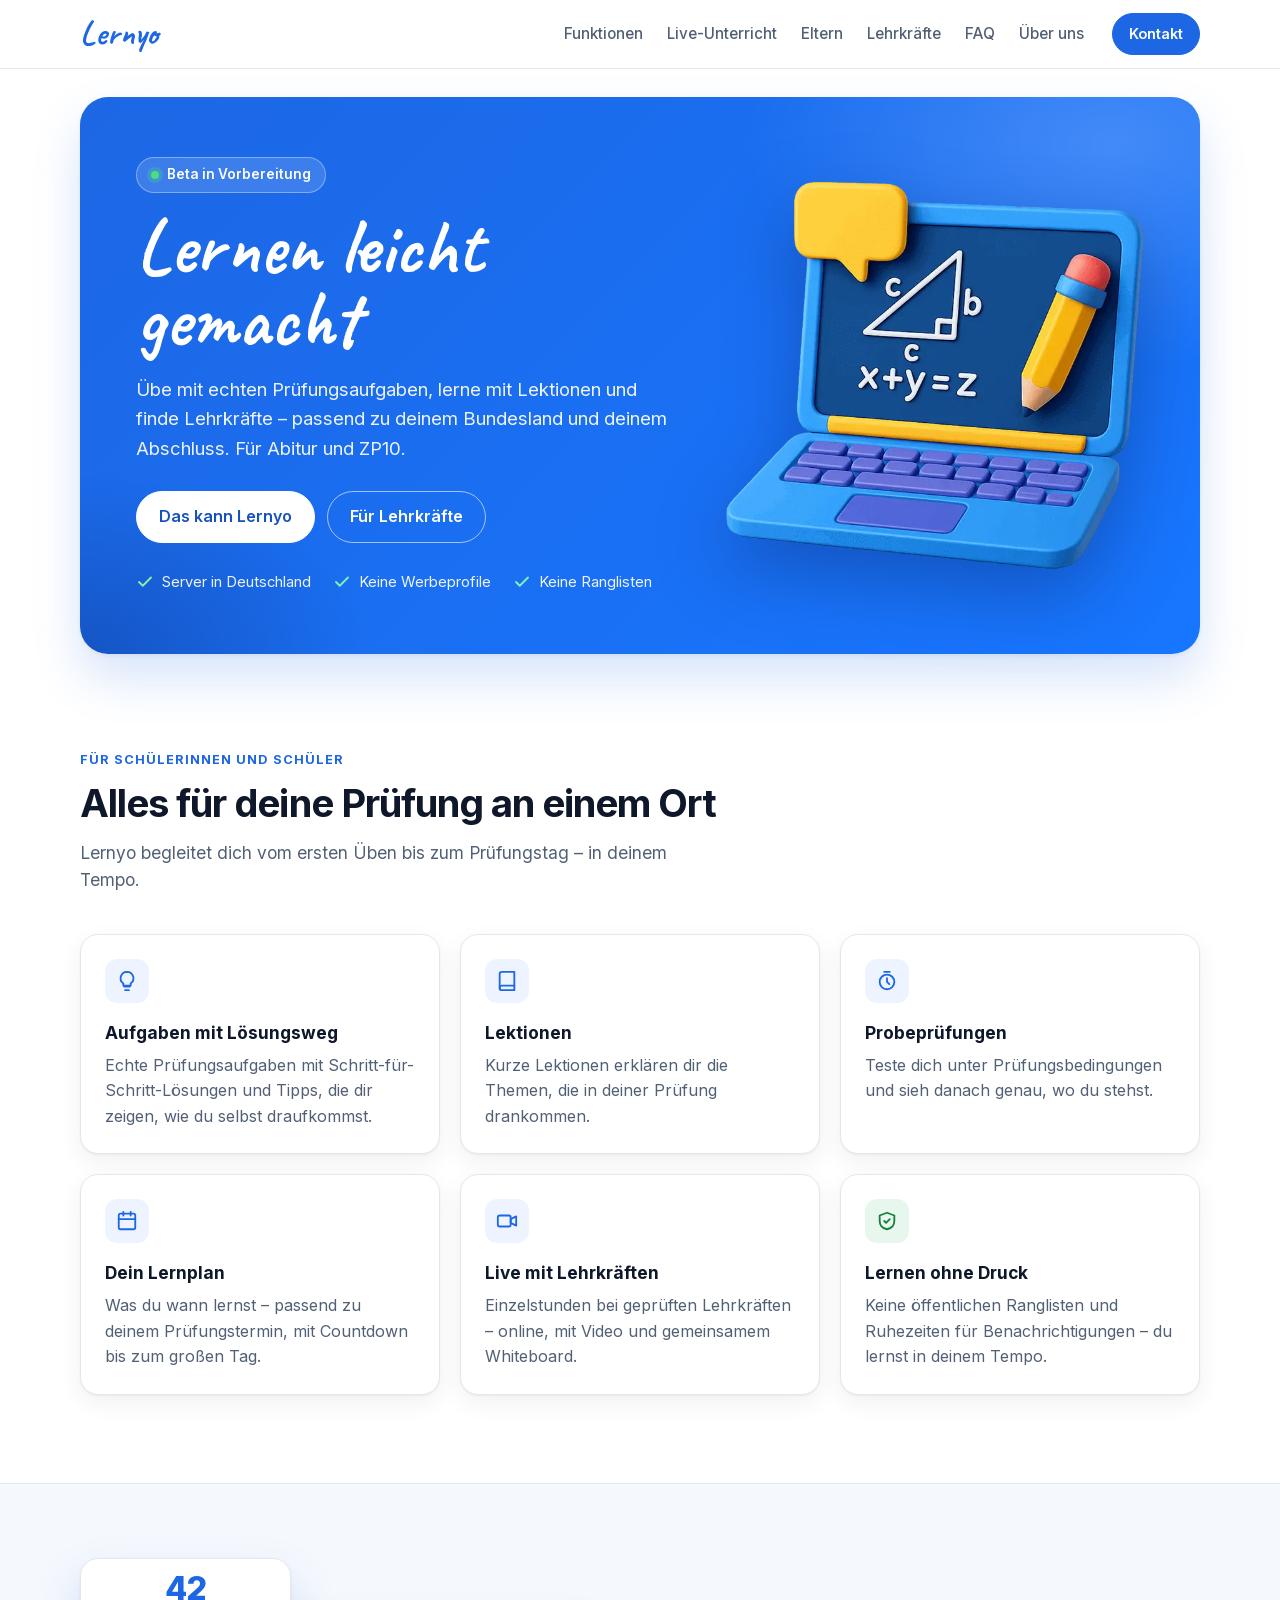
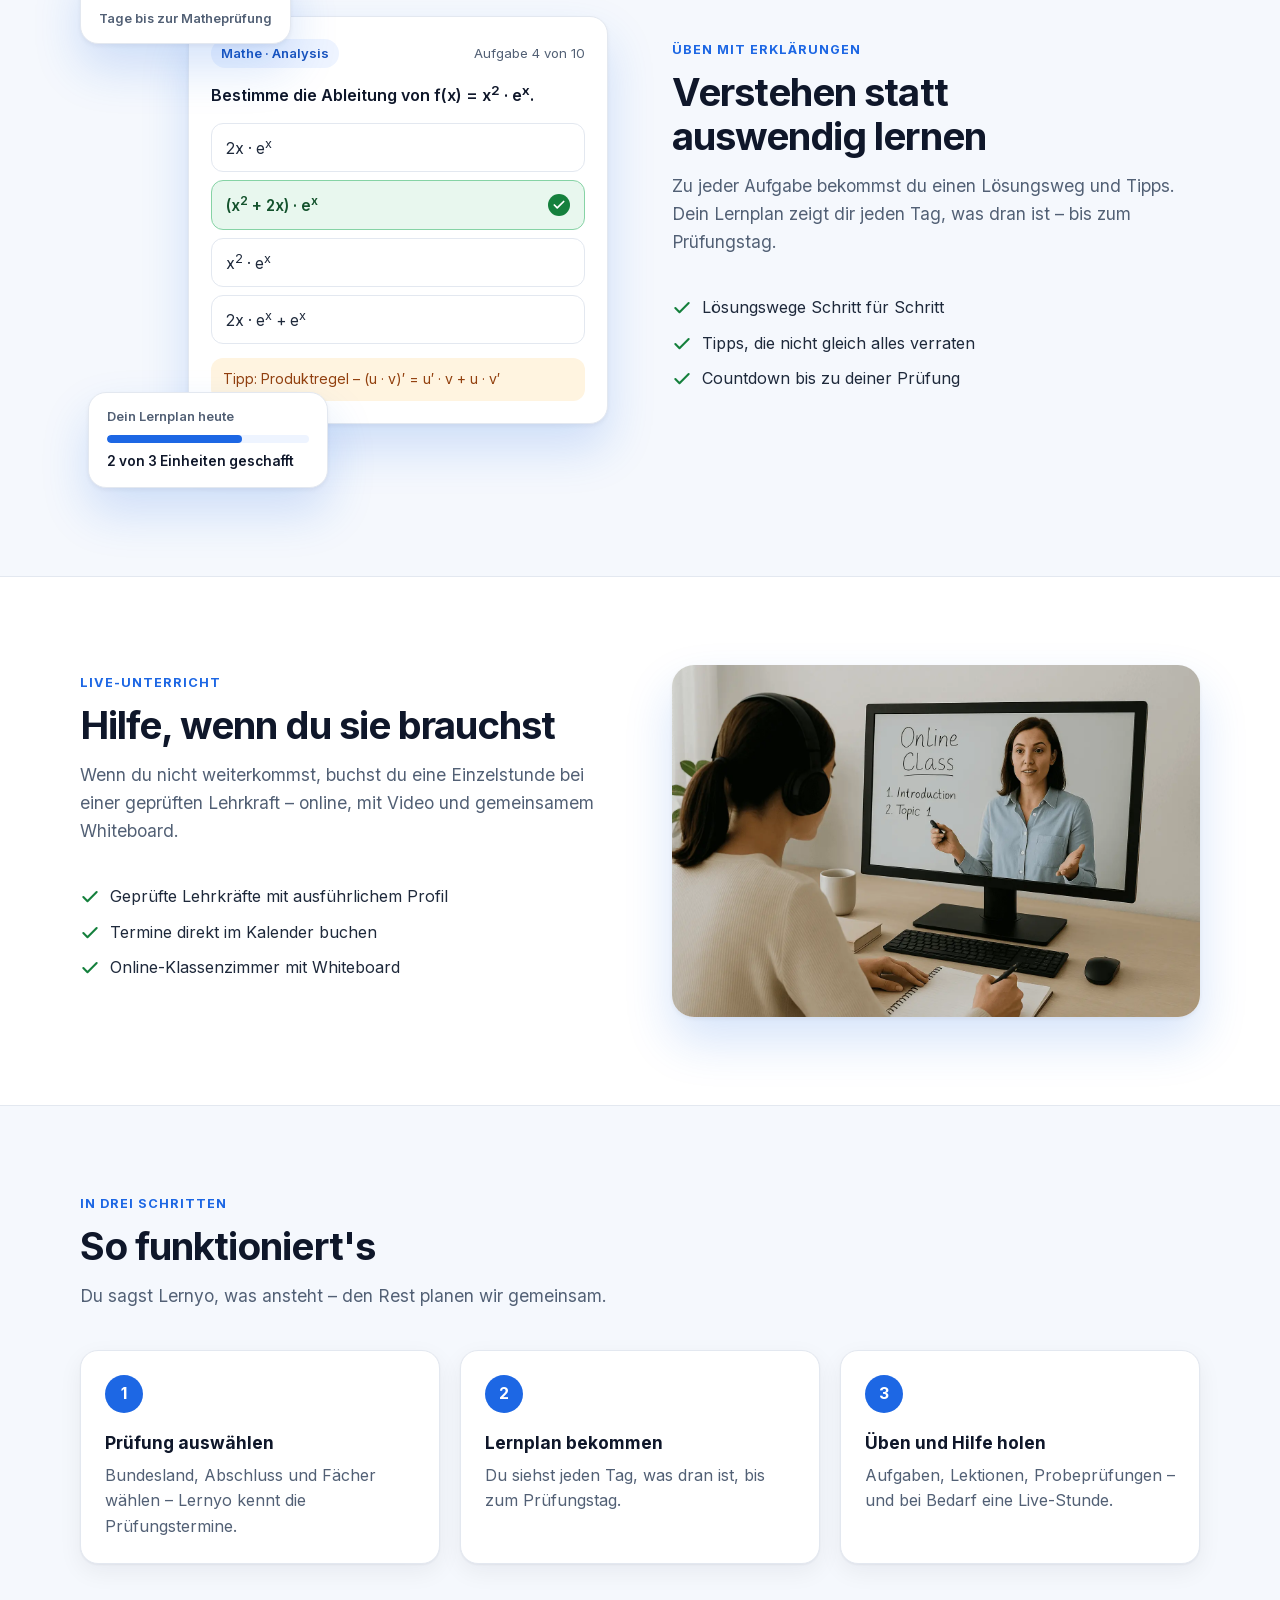
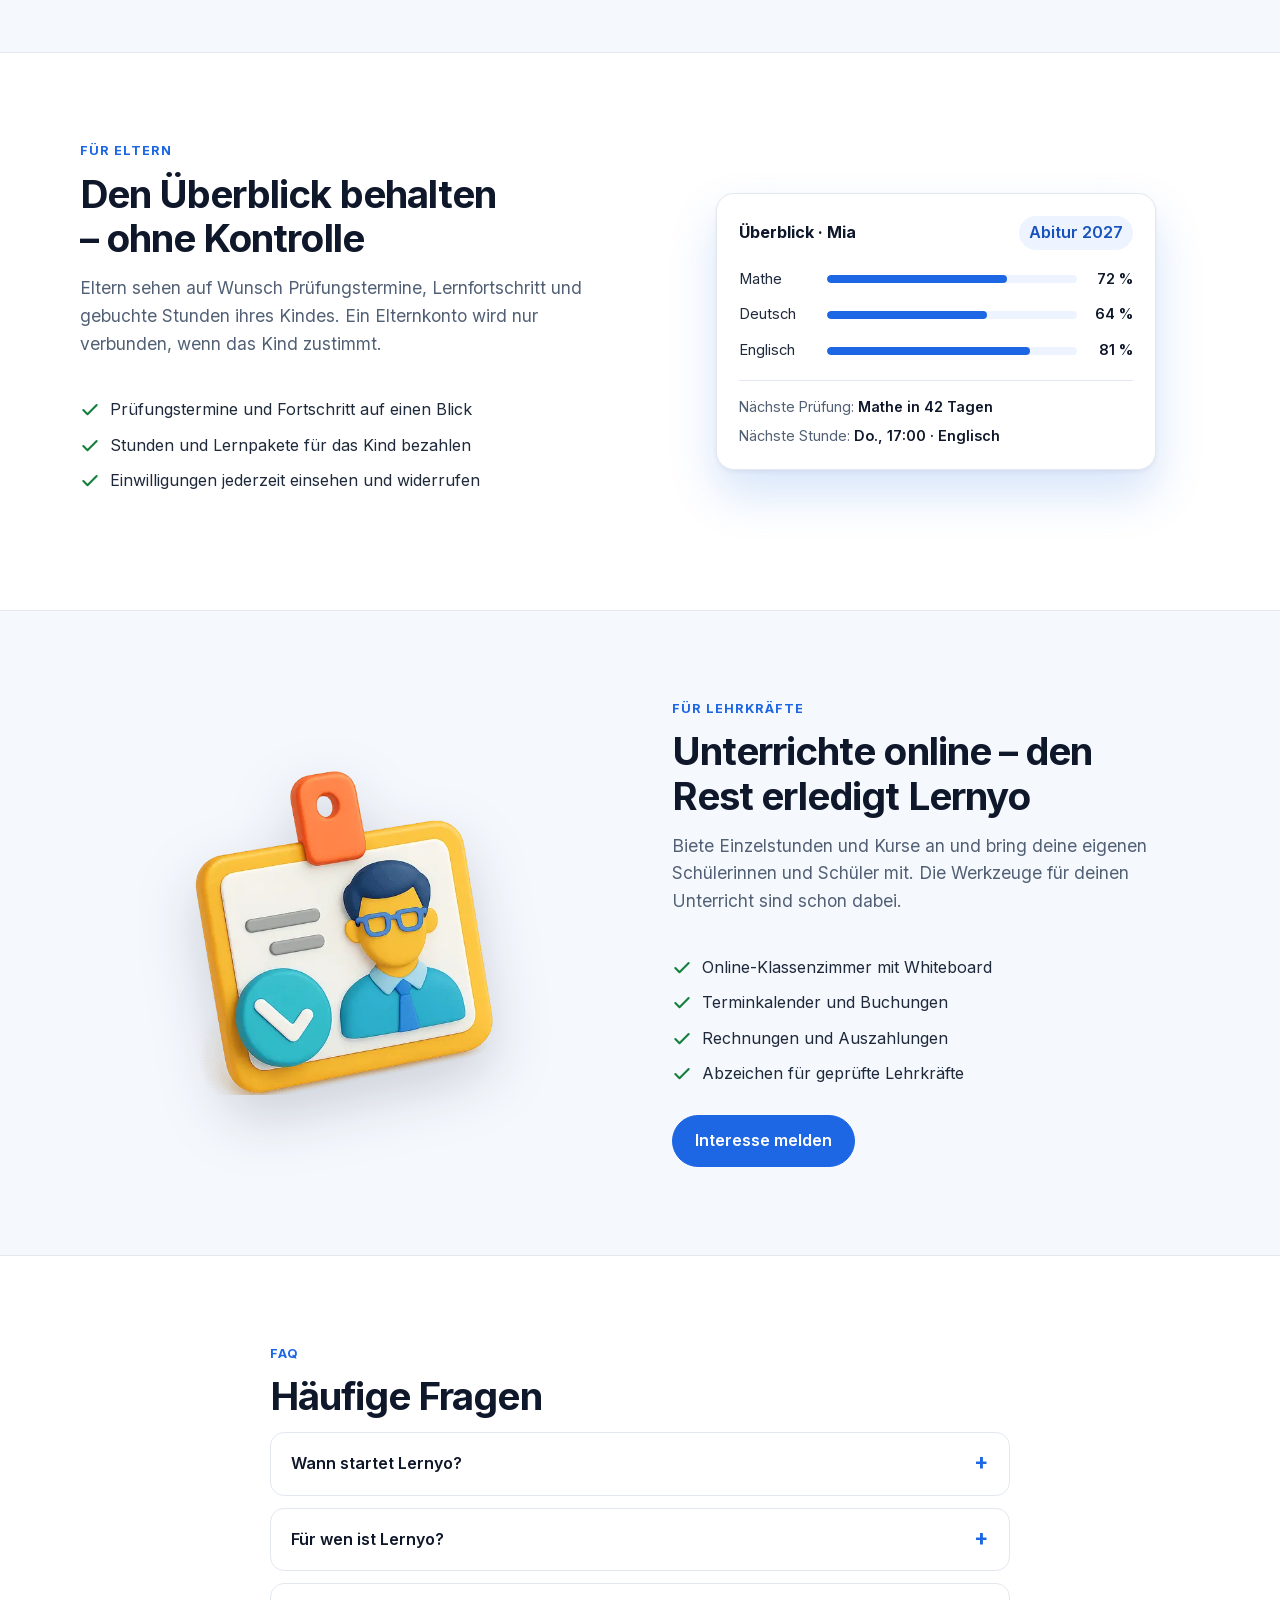
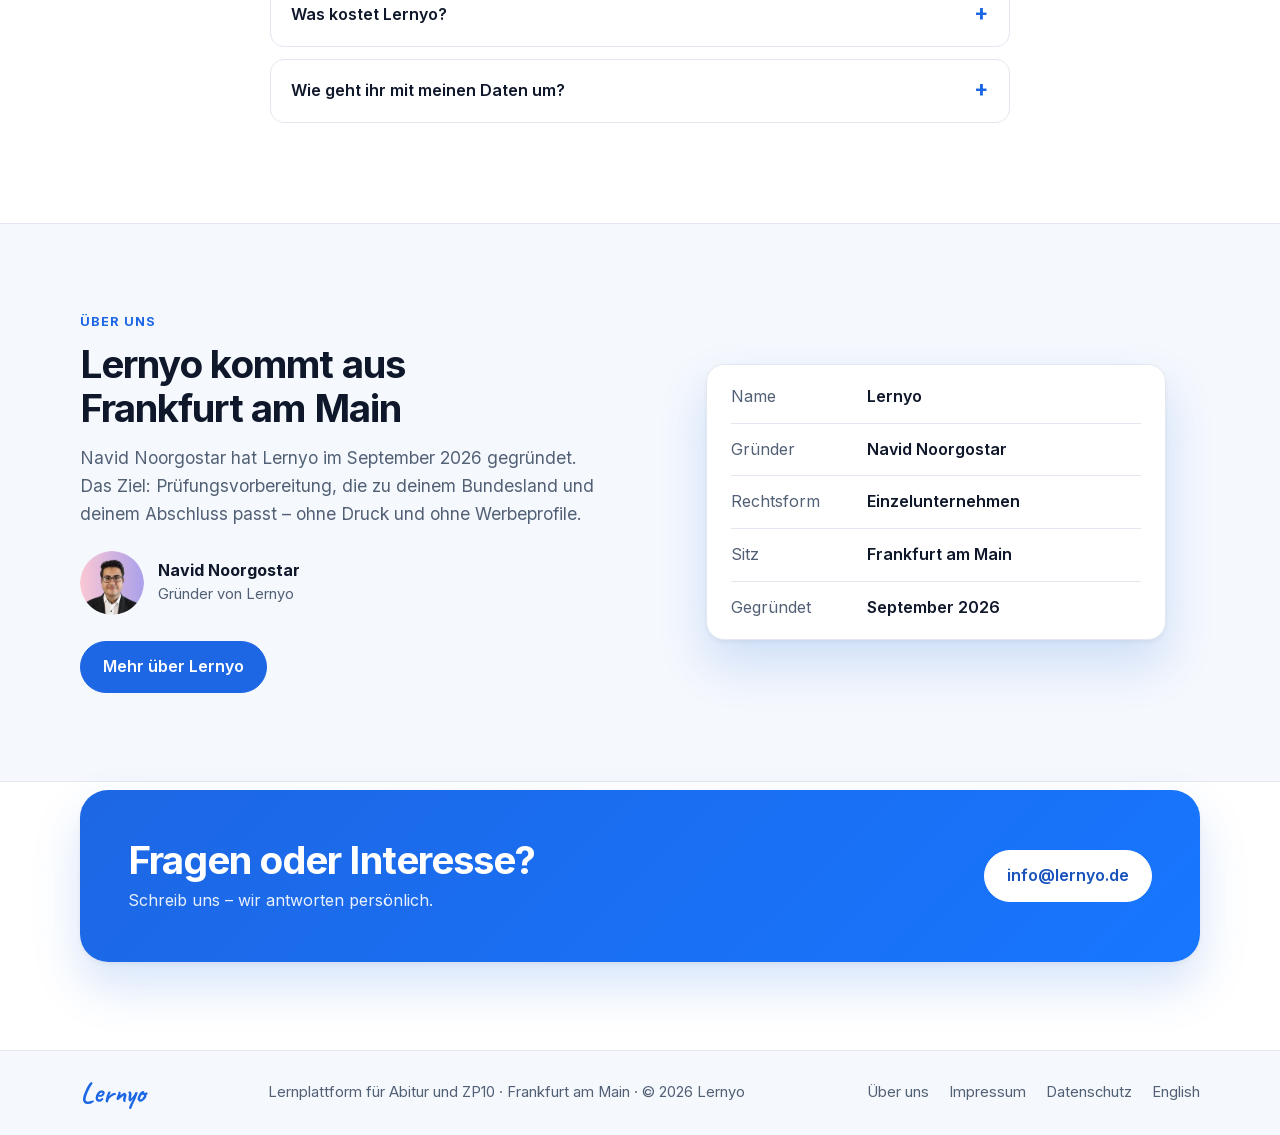
<file: index.html>
<!doctype html>
<html lang="de">
<head>
<meta charset="utf-8">
<meta name="viewport" content="width=device-width, initial-scale=1">
<title>Lernyo – Lernen und üben für Abitur & ZP10</title>
<meta name="description" content="Übe mit echten Prüfungsaufgaben, lerne mit Lektionen und finde Lehrkräfte – passend zu deinem Bundesland und deinem Abschluss. Lernyo für Abitur und ZP10.">
<link rel="canonical" href="https://lernyo.de/">
<link rel="alternate" hreflang="de" href="https://lernyo.de/">
<link rel="alternate" hreflang="en" href="https://lernyo.de/en/">
<link rel="alternate" hreflang="x-default" href="https://lernyo.de/">
<meta property="og:title" content="Lernyo – Lernen und üben für Abitur & ZP10">
<meta property="og:description" content="Echte Prüfungsaufgaben mit Lösungsweg, Lektionen, Lernplan und Live-Unterricht mit geprüften Lehrkräften.">
<meta property="og:type" content="website">
<meta property="og:url" content="https://lernyo.de/">
<meta property="og:site_name" content="Lernyo">
<meta property="og:locale" content="de_DE">
<meta property="og:locale:alternate" content="en_GB">
<meta property="og:image" content="https://lernyo.de/img/og-de.png">
<meta property="og:image:width" content="1200">
<meta property="og:image:height" content="630">
<meta property="og:image:alt" content="Lernyo – Lernen und üben für Abitur & ZP10">
<meta name="twitter:card" content="summary_large_image">
<meta name="theme-color" content="#1d67e4">
<link rel="icon" href="favicon.svg" type="image/svg+xml">
<link rel="apple-touch-icon" href="apple-touch-icon.png">
<link rel="preload" href="fonts/caveat-latin.woff2" as="font" type="font/woff2" crossorigin>
<link rel="preload" href="fonts/inter-latin.woff2" as="font" type="font/woff2" crossorigin>
<link rel="stylesheet" href="style.css">
<script type="application/ld+json">
{
  "@context": "https://schema.org",
  "@graph": [
    {
      "@type": "Organization",
      "@id": "https://lernyo.de/#organization",
      "name": "Lernyo",
      "legalName": "Navid Noorgostar – Lernyo",
      "url": "https://lernyo.de/",
      "logo": "https://lernyo.de/img/logo.png",
      "image": "https://lernyo.de/img/og-de.png",
      "description": "Lernplattform für Schülerinnen und Schüler, die sich auf das Abitur oder die ZP10 vorbereiten.",
      "foundingDate": "2026-09",
      "foundingLocation": { "@type": "Place", "name": "Frankfurt am Main, Deutschland" },
      "founder": { "@type": "Person", "name": "Navid Noorgostar", "jobTitle": "Gründer", "image": "https://lernyo.de/img/navid-noorgostar.webp" },
      "address": { "@type": "PostalAddress", "postalCode": "65933", "addressLocality": "Frankfurt am Main", "addressCountry": "DE" },
      "email": "info@lernyo.de",
      "areaServed": { "@type": "Country", "name": "Deutschland" }
    },
    {
      "@type": "WebSite",
      "@id": "https://lernyo.de/#website",
      "url": "https://lernyo.de/",
      "name": "Lernyo",
      "inLanguage": "de-DE",
      "publisher": { "@id": "https://lernyo.de/#organization" }
    }
  ]
}
</script>
</head>
<body>
<header class="site-header">
  <div class="wrap nav">
    <a class="logo" href="./">Lernyo</a>
    <nav class="nav-links" aria-label="Hauptnavigation">
      <a href="#funktionen">Funktionen</a>
      <a href="#live">Live-Unterricht</a>
      <a href="#eltern">Eltern</a>
      <a href="#lehrkraefte">Lehrkräfte</a>
      <a href="#faq">FAQ</a>
      <a href="ueber-uns.html">Über uns</a>
    </nav>
    <a class="btn btn-small" href="#kontakt">Kontakt</a>
  </div>
</header>

<main>
  <section class="hero">
    <div class="wrap">
      <div class="hero-card">
        <div>
          <p class="badge"><span class="dot"></span>Beta in Vorbereitung</p>
          <h1>Lernen leicht gemacht</h1>
          <p class="lead">Übe mit echten Prüfungsaufgaben, lerne mit Lektionen und finde Lehrkräfte – passend zu deinem Bundesland und deinem Abschluss. Für Abitur und ZP10.</p>
          <div class="cta-row">
            <a class="btn btn-white" href="#funktionen">Das kann Lernyo</a>
            <a class="btn btn-outline-white" href="#lehrkraefte">Für Lehrkräfte</a>
          </div>
          <ul class="trust">
            <li><svg viewBox="0 0 24 24" fill="none" stroke="currentColor" stroke-width="2.5" stroke-linecap="round" stroke-linejoin="round" aria-hidden="true"><path d="M20 6 9 17l-5-5"/></svg>Server in Deutschland</li>
            <li><svg viewBox="0 0 24 24" fill="none" stroke="currentColor" stroke-width="2.5" stroke-linecap="round" stroke-linejoin="round" aria-hidden="true"><path d="M20 6 9 17l-5-5"/></svg>Keine Werbeprofile</li>
            <li><svg viewBox="0 0 24 24" fill="none" stroke="currentColor" stroke-width="2.5" stroke-linecap="round" stroke-linejoin="round" aria-hidden="true"><path d="M20 6 9 17l-5-5"/></svg>Keine Ranglisten</li>
          </ul>
        </div>
        <img class="hero-img" src="img/hero-laptop.webp" width="669" height="669" alt="">
      </div>
    </div>
  </section>

  <section class="section" id="funktionen">
    <div class="wrap">
      <p class="eyebrow">Für Schülerinnen und Schüler</p>
      <h2>Alles für deine Prüfung an einem Ort</h2>
      <p class="section-lead">Lernyo begleitet dich vom ersten Üben bis zum Prüfungstag – in deinem Tempo.</p>
      <div class="grid-3">
        <article class="card">
          <div class="icon"><svg viewBox="0 0 24 24" fill="none" stroke="currentColor" stroke-width="2" stroke-linecap="round" stroke-linejoin="round" aria-hidden="true"><path d="M9 18h6"/><path d="M10 22h4"/><path d="M12 2a7 7 0 0 0-4 12.74V17h8v-2.26A7 7 0 0 0 12 2z"/></svg></div>
          <h3>Aufgaben mit Lösungsweg</h3>
          <p>Echte Prüfungsaufgaben mit Schritt-für-Schritt-Lösungen und Tipps, die dir zeigen, wie du selbst draufkommst.</p>
        </article>
        <article class="card">
          <div class="icon"><svg viewBox="0 0 24 24" fill="none" stroke="currentColor" stroke-width="2" stroke-linecap="round" stroke-linejoin="round" aria-hidden="true"><path d="M4 19.5A2.5 2.5 0 0 1 6.5 17H20"/><path d="M6.5 2H20v20H6.5A2.5 2.5 0 0 1 4 19.5v-15A2.5 2.5 0 0 1 6.5 2z"/></svg></div>
          <h3>Lektionen</h3>
          <p>Kurze Lektionen erklären dir die Themen, die in deiner Prüfung drankommen.</p>
        </article>
        <article class="card">
          <div class="icon"><svg viewBox="0 0 24 24" fill="none" stroke="currentColor" stroke-width="2" stroke-linecap="round" stroke-linejoin="round" aria-hidden="true"><circle cx="12" cy="13" r="8"/><path d="M12 9v4l2.5 2.5"/><path d="M9 2h6"/></svg></div>
          <h3>Probeprüfungen</h3>
          <p>Teste dich unter Prüfungsbedingungen und sieh danach genau, wo du stehst.</p>
        </article>
        <article class="card">
          <div class="icon"><svg viewBox="0 0 24 24" fill="none" stroke="currentColor" stroke-width="2" stroke-linecap="round" stroke-linejoin="round" aria-hidden="true"><rect x="3" y="4" width="18" height="17" rx="2"/><path d="M8 2v4"/><path d="M16 2v4"/><path d="M3 10h18"/></svg></div>
          <h3>Dein Lernplan</h3>
          <p>Was du wann lernst – passend zu deinem Prüfungstermin, mit Countdown bis zum großen Tag.</p>
        </article>
        <article class="card">
          <div class="icon"><svg viewBox="0 0 24 24" fill="none" stroke="currentColor" stroke-width="2" stroke-linecap="round" stroke-linejoin="round" aria-hidden="true"><rect x="2" y="6" width="14" height="12" rx="2"/><path d="m16 10 6-3v10l-6-3z"/></svg></div>
          <h3>Live mit Lehrkräften</h3>
          <p>Einzelstunden bei geprüften Lehrkräften – online, mit Video und gemeinsamem Whiteboard.</p>
        </article>
        <article class="card">
          <div class="icon green"><svg viewBox="0 0 24 24" fill="none" stroke="currentColor" stroke-width="2" stroke-linecap="round" stroke-linejoin="round" aria-hidden="true"><path d="M12 3 4 6v6c0 5 3.5 8 8 9 4.5-1 8-4 8-9V6z"/><path d="m9 12 2 2 4-4"/></svg></div>
          <h3>Lernen ohne Druck</h3>
          <p>Keine öffentlichen Ranglisten und Ruhezeiten für Benachrichtigungen – du lernst in deinem Tempo.</p>
        </article>
      </div>
    </div>
  </section>

  <section class="section alt" id="ueben">
    <div class="wrap split">
      <div class="visual practice-visual" aria-hidden="true">
        <div class="mock float countdown">
          <p class="big">42</p>
          <p class="small-label">Tage bis zur Matheprüfung</p>
        </div>
        <div class="mock q-card">
          <div class="q-head"><span class="chip">Mathe · Analysis</span><span>Aufgabe 4 von 10</span></div>
          <p class="q-text">Bestimme die Ableitung von f(x) = x<sup>2</sup> · e<sup>x</sup>.</p>
          <ul class="q-opts">
            <li><span>2x · e<sup>x</sup></span></li>
            <li class="ok"><span>(x<sup>2</sup> + 2x) · e<sup>x</sup></span><span class="tick"><svg viewBox="0 0 24 24" fill="none" stroke="currentColor" stroke-width="3" stroke-linecap="round" stroke-linejoin="round"><path d="M20 6 9 17l-5-5"/></svg></span></li>
            <li><span>x<sup>2</sup> · e<sup>x</sup></span></li>
            <li><span>2x · e<sup>x</sup> + e<sup>x</sup></span></li>
          </ul>
          <p class="q-hint">Tipp: Produktregel – (u · v)′ = u′ · v + u · v′</p>
        </div>
        <div class="mock float plan">
          <p class="small-label">Dein Lernplan heute</p>
          <div class="meter"><span style="width: 67%"></span></div>
          <p class="plan-meta">2 von 3 Einheiten geschafft</p>
        </div>
      </div>
      <div>
        <p class="eyebrow">Üben mit Erklärungen</p>
        <h2>Verstehen statt auswendig lernen</h2>
        <p class="section-lead">Zu jeder Aufgabe bekommst du einen Lösungsweg und Tipps. Dein Lernplan zeigt dir jeden Tag, was dran ist – bis zum Prüfungstag.</p>
        <ul class="checks">
          <li><svg viewBox="0 0 24 24" fill="none" stroke="currentColor" stroke-width="2.5" stroke-linecap="round" stroke-linejoin="round" aria-hidden="true"><path d="M20 6 9 17l-5-5"/></svg>Lösungswege Schritt für Schritt</li>
          <li><svg viewBox="0 0 24 24" fill="none" stroke="currentColor" stroke-width="2.5" stroke-linecap="round" stroke-linejoin="round" aria-hidden="true"><path d="M20 6 9 17l-5-5"/></svg>Tipps, die nicht gleich alles verraten</li>
          <li><svg viewBox="0 0 24 24" fill="none" stroke="currentColor" stroke-width="2.5" stroke-linecap="round" stroke-linejoin="round" aria-hidden="true"><path d="M20 6 9 17l-5-5"/></svg>Countdown bis zu deiner Prüfung</li>
        </ul>
      </div>
    </div>
  </section>

  <section class="section" id="live">
    <div class="wrap split">
      <div>
        <p class="eyebrow">Live-Unterricht</p>
        <h2>Hilfe, wenn du sie brauchst</h2>
        <p class="section-lead">Wenn du nicht weiterkommst, buchst du eine Einzelstunde bei einer geprüften Lehrkraft – online, mit Video und gemeinsamem Whiteboard.</p>
        <ul class="checks">
          <li><svg viewBox="0 0 24 24" fill="none" stroke="currentColor" stroke-width="2.5" stroke-linecap="round" stroke-linejoin="round" aria-hidden="true"><path d="M20 6 9 17l-5-5"/></svg>Geprüfte Lehrkräfte mit ausführlichem Profil</li>
          <li><svg viewBox="0 0 24 24" fill="none" stroke="currentColor" stroke-width="2.5" stroke-linecap="round" stroke-linejoin="round" aria-hidden="true"><path d="M20 6 9 17l-5-5"/></svg>Termine direkt im Kalender buchen</li>
          <li><svg viewBox="0 0 24 24" fill="none" stroke="currentColor" stroke-width="2.5" stroke-linecap="round" stroke-linejoin="round" aria-hidden="true"><path d="M20 6 9 17l-5-5"/></svg>Online-Klassenzimmer mit Whiteboard</li>
        </ul>
      </div>
      <div class="visual">
        <img class="photo" src="img/online-class.webp" width="1536" height="1024" loading="lazy" decoding="async" alt="Eine Schülerin mit Kopfhörern verfolgt am Bildschirm eine Online-Unterrichtsstunde.">
      </div>
    </div>
  </section>

  <section class="section alt" id="so-gehts">
    <div class="wrap">
      <p class="eyebrow">In drei Schritten</p>
      <h2>So funktioniert's</h2>
      <p class="section-lead">Du sagst Lernyo, was ansteht – den Rest planen wir gemeinsam.</p>
      <ol class="steps">
        <li class="card">
          <span class="step-num">1</span>
          <h3>Prüfung auswählen</h3>
          <p>Bundesland, Abschluss und Fächer wählen – Lernyo kennt die Prüfungstermine.</p>
        </li>
        <li class="card">
          <span class="step-num">2</span>
          <h3>Lernplan bekommen</h3>
          <p>Du siehst jeden Tag, was dran ist, bis zum Prüfungstag.</p>
        </li>
        <li class="card">
          <span class="step-num">3</span>
          <h3>Üben und Hilfe holen</h3>
          <p>Aufgaben, Lektionen, Probeprüfungen – und bei Bedarf eine Live-Stunde.</p>
        </li>
      </ol>
    </div>
  </section>

  <section class="section" id="eltern">
    <div class="wrap split">
      <div>
        <p class="eyebrow">Für Eltern</p>
        <h2>Den Überblick behalten – ohne Kontrolle</h2>
        <p class="section-lead">Eltern sehen auf Wunsch Prüfungstermine, Lernfortschritt und gebuchte Stunden ihres Kindes. Ein Elternkonto wird nur verbunden, wenn das Kind zustimmt.</p>
        <ul class="checks">
          <li><svg viewBox="0 0 24 24" fill="none" stroke="currentColor" stroke-width="2.5" stroke-linecap="round" stroke-linejoin="round" aria-hidden="true"><path d="M20 6 9 17l-5-5"/></svg>Prüfungstermine und Fortschritt auf einen Blick</li>
          <li><svg viewBox="0 0 24 24" fill="none" stroke="currentColor" stroke-width="2.5" stroke-linecap="round" stroke-linejoin="round" aria-hidden="true"><path d="M20 6 9 17l-5-5"/></svg>Stunden und Lernpakete für das Kind bezahlen</li>
          <li><svg viewBox="0 0 24 24" fill="none" stroke="currentColor" stroke-width="2.5" stroke-linecap="round" stroke-linejoin="round" aria-hidden="true"><path d="M20 6 9 17l-5-5"/></svg>Einwilligungen jederzeit einsehen und widerrufen</li>
        </ul>
      </div>
      <div class="visual" aria-hidden="true">
        <div class="mock parent">
          <div class="parent-head"><strong>Überblick · Mia</strong><span class="chip">Abitur 2027</span></div>
          <div class="subject-row"><span>Mathe</span><div class="meter"><span style="width: 72%"></span></div><b>72 %</b></div>
          <div class="subject-row"><span>Deutsch</span><div class="meter"><span style="width: 64%"></span></div><b>64 %</b></div>
          <div class="subject-row"><span>Englisch</span><div class="meter"><span style="width: 81%"></span></div><b>81 %</b></div>
          <div class="parent-foot">
            <span>Nächste Prüfung: <b>Mathe in 42 Tagen</b></span>
            <span>Nächste Stunde: <b>Do., 17:00 · Englisch</b></span>
          </div>
        </div>
      </div>
    </div>
  </section>

  <section class="section alt" id="lehrkraefte">
    <div class="wrap split">
      <div class="visual">
        <img class="badge-img" src="img/teacher-badge.webp" width="472" height="509" loading="lazy" decoding="async" alt="">
      </div>
      <div>
        <p class="eyebrow">Für Lehrkräfte</p>
        <h2>Unterrichte online – den Rest erledigt Lernyo</h2>
        <p class="section-lead">Biete Einzelstunden und Kurse an und bring deine eigenen Schülerinnen und Schüler mit. Die Werkzeuge für deinen Unterricht sind schon dabei.</p>
        <ul class="checks">
          <li><svg viewBox="0 0 24 24" fill="none" stroke="currentColor" stroke-width="2.5" stroke-linecap="round" stroke-linejoin="round" aria-hidden="true"><path d="M20 6 9 17l-5-5"/></svg>Online-Klassenzimmer mit Whiteboard</li>
          <li><svg viewBox="0 0 24 24" fill="none" stroke="currentColor" stroke-width="2.5" stroke-linecap="round" stroke-linejoin="round" aria-hidden="true"><path d="M20 6 9 17l-5-5"/></svg>Terminkalender und Buchungen</li>
          <li><svg viewBox="0 0 24 24" fill="none" stroke="currentColor" stroke-width="2.5" stroke-linecap="round" stroke-linejoin="round" aria-hidden="true"><path d="M20 6 9 17l-5-5"/></svg>Rechnungen und Auszahlungen</li>
          <li><svg viewBox="0 0 24 24" fill="none" stroke="currentColor" stroke-width="2.5" stroke-linecap="round" stroke-linejoin="round" aria-hidden="true"><path d="M20 6 9 17l-5-5"/></svg>Abzeichen für geprüfte Lehrkräfte</li>
        </ul>
        <a class="btn" href="mailto:info@lernyo.de">Interesse melden</a>
      </div>
    </div>
  </section>

  <section class="section" id="faq">
    <div class="wrap faq">
      <p class="eyebrow">FAQ</p>
      <h2>Häufige Fragen</h2>
      <details>
        <summary>Wann startet Lernyo?</summary>
        <p>Wir bereiten gerade die Beta-Phase vor. Wenn du von Anfang an dabei sein möchtest, schreib uns an <a href="mailto:info@lernyo.de">info@lernyo.de</a>.</p>
      </details>
      <details>
        <summary>Für wen ist Lernyo?</summary>
        <p>Für Schülerinnen und Schüler ab 14 Jahren, die sich auf das Abitur oder die ZP10 vorbereiten – und für ihre Eltern und Lehrkräfte.</p>
      </details>
      <details>
        <summary>Was kostet Lernyo?</summary>
        <p>Die Preise veröffentlichen wir zum Start der Beta.</p>
      </details>
      <details>
        <summary>Wie geht ihr mit meinen Daten um?</summary>
        <p>Lernyo läuft auf Servern in Deutschland. Wir verkaufen keine Daten, erstellen keine Werbeprofile und zeigen keine öffentlichen Ranglisten. Diese Website setzt keine Cookies – mehr dazu in der <a href="datenschutz.html">Datenschutzerklärung</a>.</p>
      </details>
    </div>
  </section>

  <section class="section alt" id="ueber-uns">
    <div class="wrap split">
      <div class="prose">
        <p class="eyebrow">Über uns</p>
        <h2>Lernyo kommt aus Frankfurt am Main</h2>
        <p class="section-lead">Navid Noorgostar hat Lernyo im September 2026 gegründet. Das Ziel: Prüfungsvorbereitung, die zu deinem Bundesland und deinem Abschluss passt – ohne Druck und ohne Werbeprofile.</p>
        <div class="byline">
          <img src="img/navid-noorgostar-160.webp" width="160" height="160" loading="lazy" decoding="async" alt="">
          <div><strong>Navid Noorgostar</strong><span>Gründer von Lernyo</span></div>
        </div>
        <a class="btn" href="ueber-uns.html">Mehr über Lernyo</a>
      </div>
      <div class="visual">
        <dl class="mock facts">
          <div><dt>Name</dt><dd>Lernyo</dd></div>
          <div><dt>Gründer</dt><dd>Navid Noorgostar</dd></div>
          <div><dt>Rechtsform</dt><dd>Einzelunternehmen</dd></div>
          <div><dt>Sitz</dt><dd>Frankfurt am Main</dd></div>
          <div><dt>Gegründet</dt><dd>September 2026</dd></div>
        </dl>
      </div>
    </div>
  </section>

  <section class="contact-band" id="kontakt">
    <div class="wrap">
      <div class="contact-box">
        <div>
          <h2>Fragen oder Interesse?</h2>
          <p>Schreib uns – wir antworten persönlich.</p>
        </div>
        <a class="btn btn-white" href="mailto:info@lernyo.de">info@lernyo.de</a>
      </div>
    </div>
  </section>
</main>

<footer class="site-footer">
  <div class="wrap foot">
    <a class="logo" href="./">Lernyo</a>
    <span>Lernplattform für Abitur und ZP10 · Frankfurt am Main · © 2026 Lernyo</span>
    <nav aria-label="Weitere Seiten">
      <a href="ueber-uns.html">Über uns</a>
      <a href="impressum.html">Impressum</a>
      <a href="datenschutz.html">Datenschutz</a>
      <a href="en/" hreflang="en" lang="en">English</a>
    </nav>
  </div>
</footer>
</body>
</html>
</file>
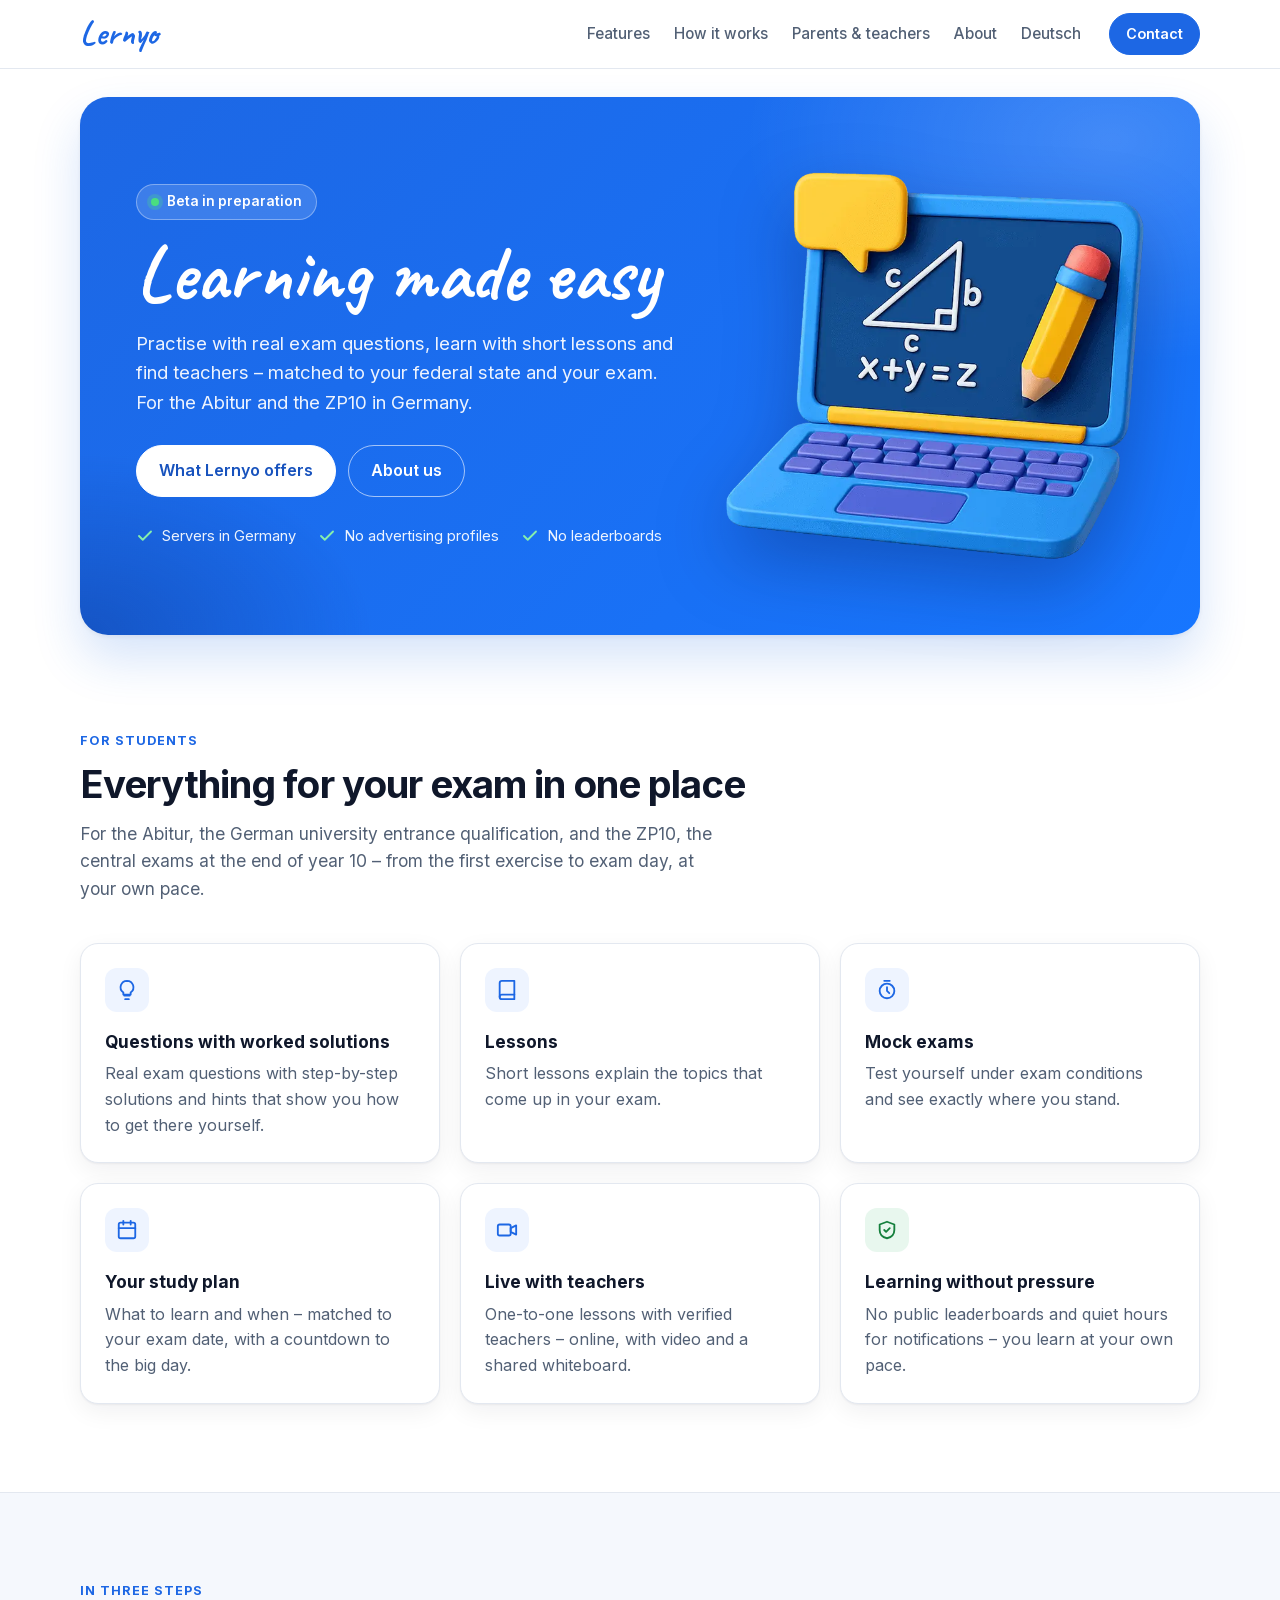
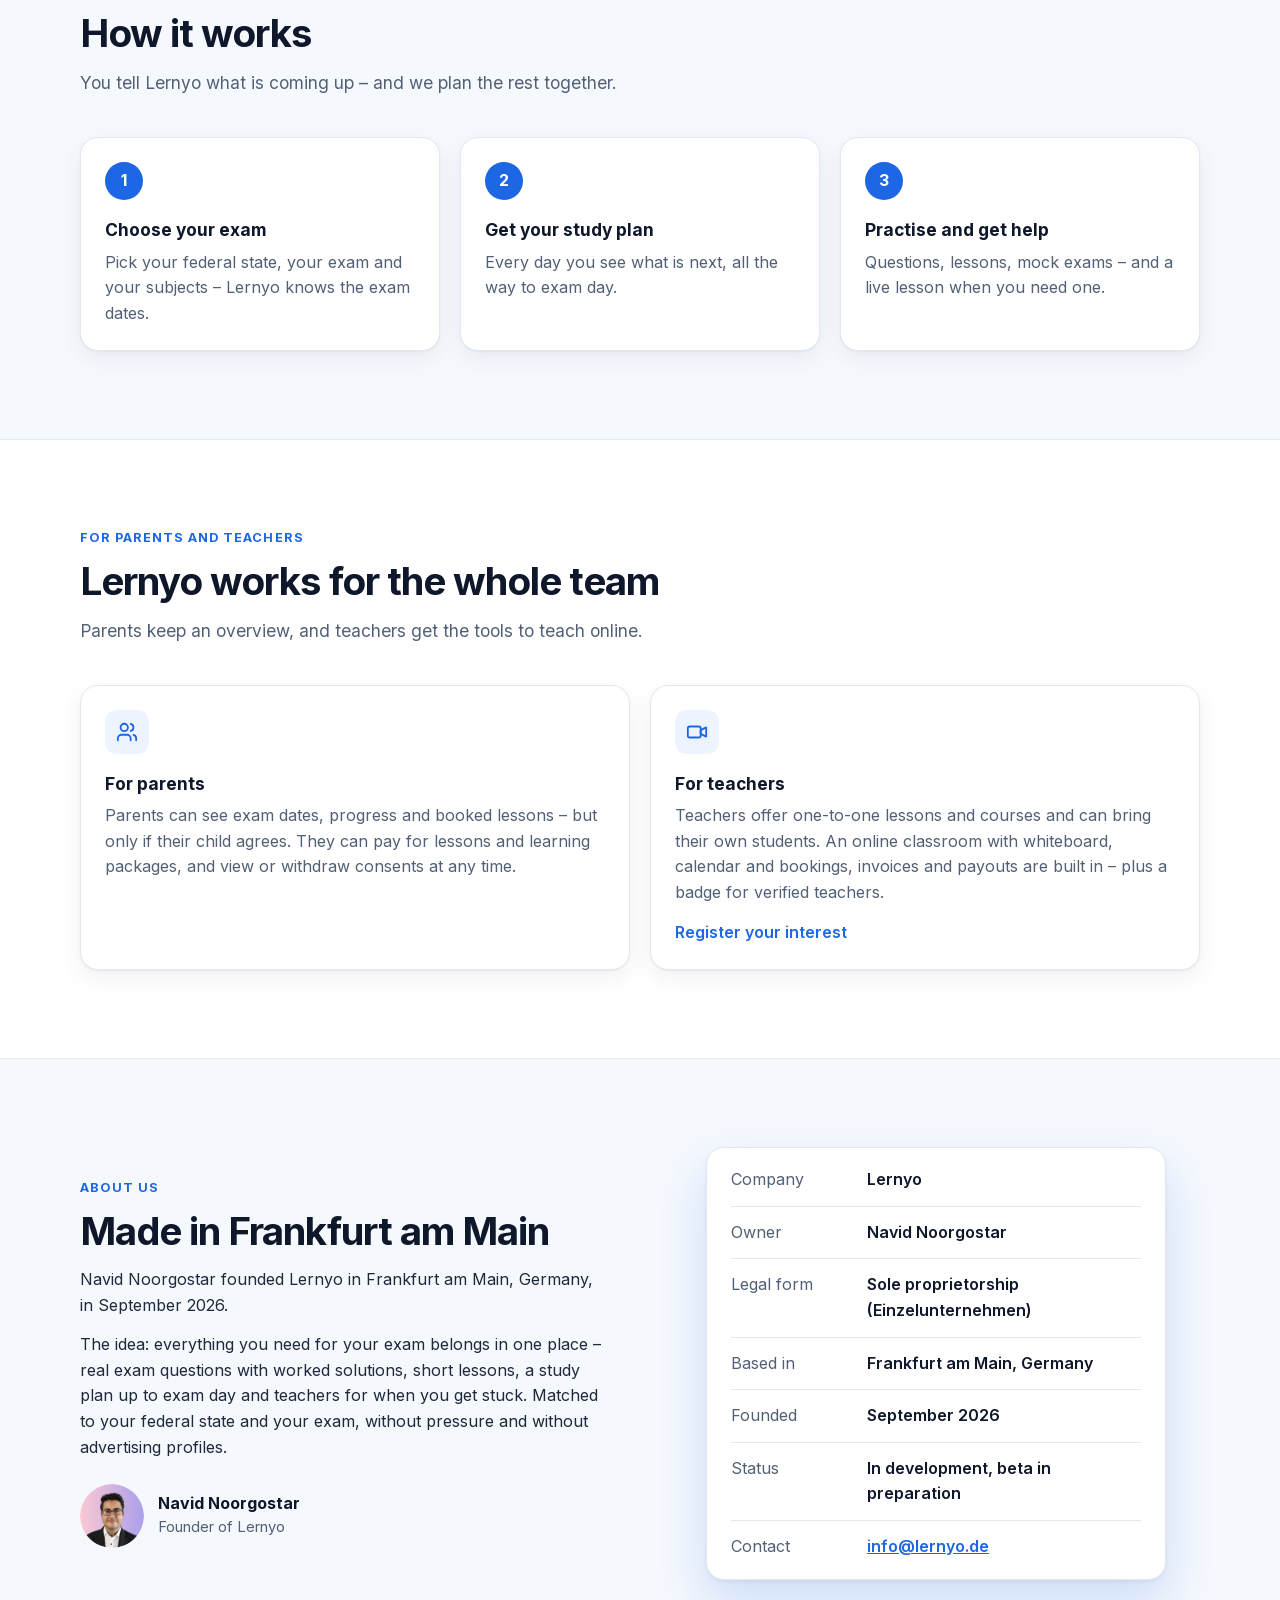
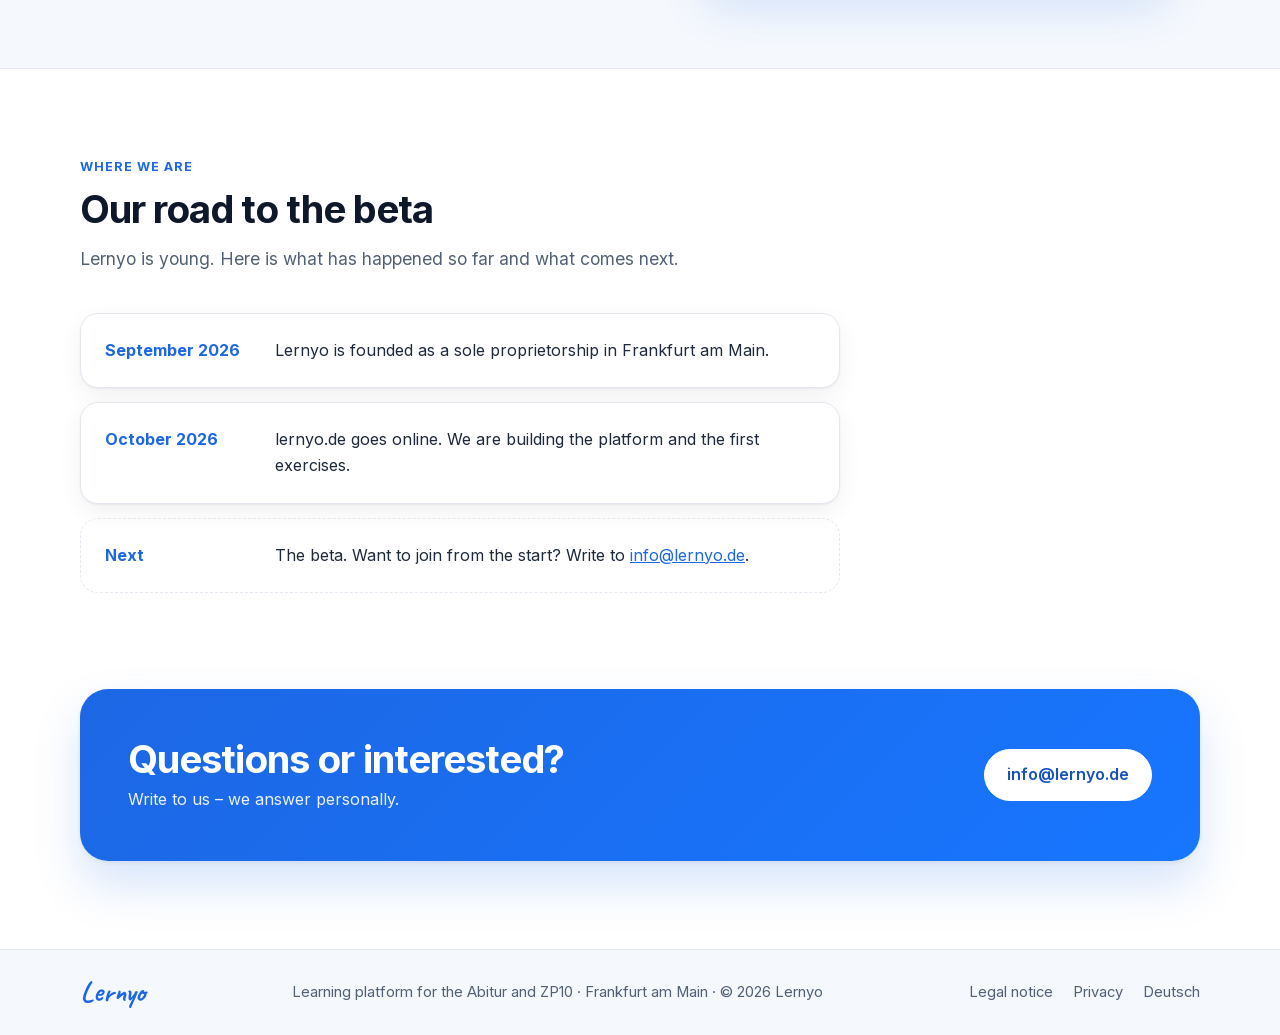
<file: en/index.html>
<!doctype html>
<html lang="en">
<head>
<meta charset="utf-8">
<meta name="viewport" content="width=device-width, initial-scale=1">
<title>Lernyo – Exam prep for the Abitur and ZP10 in Germany</title>
<meta name="description" content="Lernyo is a learning platform for students in Germany preparing for the Abitur or the ZP10: real exam questions with worked solutions, lessons, mock exams, a study plan and live lessons with verified teachers. Founded in Frankfurt am Main in 2026.">
<link rel="canonical" href="https://lernyo.de/en/">
<link rel="alternate" hreflang="de" href="https://lernyo.de/">
<link rel="alternate" hreflang="en" href="https://lernyo.de/en/">
<link rel="alternate" hreflang="x-default" href="https://lernyo.de/">
<meta property="og:title" content="Lernyo – Exam prep for the Abitur and ZP10">
<meta property="og:description" content="Real exam questions with worked solutions, lessons, a study plan and live lessons with verified teachers – matched to each German federal state.">
<meta property="og:type" content="website">
<meta property="og:url" content="https://lernyo.de/en/">
<meta property="og:site_name" content="Lernyo">
<meta property="og:locale" content="en_GB">
<meta property="og:locale:alternate" content="de_DE">
<meta property="og:image" content="https://lernyo.de/img/og-en.png">
<meta property="og:image:width" content="1200">
<meta property="og:image:height" content="630">
<meta property="og:image:alt" content="Lernyo – Exam prep for the Abitur and ZP10">
<meta name="twitter:card" content="summary_large_image">
<meta name="theme-color" content="#1d67e4">
<link rel="icon" href="../favicon.svg" type="image/svg+xml">
<link rel="apple-touch-icon" href="../apple-touch-icon.png">
<link rel="preload" href="../fonts/caveat-latin.woff2" as="font" type="font/woff2" crossorigin>
<link rel="preload" href="../fonts/inter-latin.woff2" as="font" type="font/woff2" crossorigin>
<link rel="stylesheet" href="../style.css">
<script type="application/ld+json">
{
  "@context": "https://schema.org",
  "@graph": [
    {
      "@type": "Organization",
      "@id": "https://lernyo.de/#organization",
      "name": "Lernyo",
      "legalName": "Navid Noorgostar – Lernyo",
      "url": "https://lernyo.de/",
      "logo": "https://lernyo.de/img/logo.png",
      "description": "Learning platform for students in Germany preparing for the Abitur or the ZP10.",
      "foundingDate": "2026-09",
      "foundingLocation": { "@type": "Place", "name": "Frankfurt am Main, Germany" },
      "founder": { "@type": "Person", "name": "Navid Noorgostar", "jobTitle": "Founder", "image": "https://lernyo.de/img/navid-noorgostar.webp" },
      "address": { "@type": "PostalAddress", "postalCode": "65933", "addressLocality": "Frankfurt am Main", "addressCountry": "DE" },
      "email": "info@lernyo.de",
      "areaServed": { "@type": "Country", "name": "Germany" }
    },
    {
      "@type": "WebPage",
      "url": "https://lernyo.de/en/",
      "name": "Lernyo – Exam prep for the Abitur and ZP10 in Germany",
      "inLanguage": "en",
      "about": { "@id": "https://lernyo.de/#organization" },
      "isPartOf": { "@id": "https://lernyo.de/#website" }
    }
  ]
}
</script>
</head>
<body>
<header class="site-header">
  <div class="wrap nav">
    <a class="logo" href="./">Lernyo</a>
    <nav class="nav-links" aria-label="Main navigation">
      <a href="#features">Features</a>
      <a href="#how-it-works">How it works</a>
      <a href="#parents-teachers">Parents &amp; teachers</a>
      <a href="#about">About</a>
      <a href="../" hreflang="de" lang="de">Deutsch</a>
    </nav>
    <a class="btn btn-small" href="#contact">Contact</a>
  </div>
</header>

<main>
  <section class="hero">
    <div class="wrap">
      <div class="hero-card">
        <div>
          <p class="badge"><span class="dot"></span>Beta in preparation</p>
          <h1>Learning made easy</h1>
          <p class="lead">Practise with real exam questions, learn with short lessons and find teachers – matched to your federal state and your exam. For the Abitur and the ZP10 in Germany.</p>
          <div class="cta-row">
            <a class="btn btn-white" href="#features">What Lernyo offers</a>
            <a class="btn btn-outline-white" href="#about">About us</a>
          </div>
          <ul class="trust">
            <li><svg viewBox="0 0 24 24" fill="none" stroke="currentColor" stroke-width="2.5" stroke-linecap="round" stroke-linejoin="round" aria-hidden="true"><path d="M20 6 9 17l-5-5"/></svg>Servers in Germany</li>
            <li><svg viewBox="0 0 24 24" fill="none" stroke="currentColor" stroke-width="2.5" stroke-linecap="round" stroke-linejoin="round" aria-hidden="true"><path d="M20 6 9 17l-5-5"/></svg>No advertising profiles</li>
            <li><svg viewBox="0 0 24 24" fill="none" stroke="currentColor" stroke-width="2.5" stroke-linecap="round" stroke-linejoin="round" aria-hidden="true"><path d="M20 6 9 17l-5-5"/></svg>No leaderboards</li>
          </ul>
        </div>
        <img class="hero-img" src="../img/hero-laptop.webp" width="669" height="669" alt="">
      </div>
    </div>
  </section>

  <section class="section" id="features">
    <div class="wrap">
      <p class="eyebrow">For students</p>
      <h2>Everything for your exam in one place</h2>
      <p class="section-lead">For the Abitur, the German university entrance qualification, and the ZP10, the central exams at the end of year 10 – from the first exercise to exam day, at your own pace.</p>
      <div class="grid-3">
        <article class="card">
          <div class="icon"><svg viewBox="0 0 24 24" fill="none" stroke="currentColor" stroke-width="2" stroke-linecap="round" stroke-linejoin="round" aria-hidden="true"><path d="M9 18h6"/><path d="M10 22h4"/><path d="M12 2a7 7 0 0 0-4 12.74V17h8v-2.26A7 7 0 0 0 12 2z"/></svg></div>
          <h3>Questions with worked solutions</h3>
          <p>Real exam questions with step-by-step solutions and hints that show you how to get there yourself.</p>
        </article>
        <article class="card">
          <div class="icon"><svg viewBox="0 0 24 24" fill="none" stroke="currentColor" stroke-width="2" stroke-linecap="round" stroke-linejoin="round" aria-hidden="true"><path d="M4 19.5A2.5 2.5 0 0 1 6.5 17H20"/><path d="M6.5 2H20v20H6.5A2.5 2.5 0 0 1 4 19.5v-15A2.5 2.5 0 0 1 6.5 2z"/></svg></div>
          <h3>Lessons</h3>
          <p>Short lessons explain the topics that come up in your exam.</p>
        </article>
        <article class="card">
          <div class="icon"><svg viewBox="0 0 24 24" fill="none" stroke="currentColor" stroke-width="2" stroke-linecap="round" stroke-linejoin="round" aria-hidden="true"><circle cx="12" cy="13" r="8"/><path d="M12 9v4l2.5 2.5"/><path d="M9 2h6"/></svg></div>
          <h3>Mock exams</h3>
          <p>Test yourself under exam conditions and see exactly where you stand.</p>
        </article>
        <article class="card">
          <div class="icon"><svg viewBox="0 0 24 24" fill="none" stroke="currentColor" stroke-width="2" stroke-linecap="round" stroke-linejoin="round" aria-hidden="true"><rect x="3" y="4" width="18" height="17" rx="2"/><path d="M8 2v4"/><path d="M16 2v4"/><path d="M3 10h18"/></svg></div>
          <h3>Your study plan</h3>
          <p>What to learn and when – matched to your exam date, with a countdown to the big day.</p>
        </article>
        <article class="card">
          <div class="icon"><svg viewBox="0 0 24 24" fill="none" stroke="currentColor" stroke-width="2" stroke-linecap="round" stroke-linejoin="round" aria-hidden="true"><rect x="2" y="6" width="14" height="12" rx="2"/><path d="m16 10 6-3v10l-6-3z"/></svg></div>
          <h3>Live with teachers</h3>
          <p>One-to-one lessons with verified teachers – online, with video and a shared whiteboard.</p>
        </article>
        <article class="card">
          <div class="icon green"><svg viewBox="0 0 24 24" fill="none" stroke="currentColor" stroke-width="2" stroke-linecap="round" stroke-linejoin="round" aria-hidden="true"><path d="M12 3 4 6v6c0 5 3.5 8 8 9 4.5-1 8-4 8-9V6z"/><path d="m9 12 2 2 4-4"/></svg></div>
          <h3>Learning without pressure</h3>
          <p>No public leaderboards and quiet hours for notifications – you learn at your own pace.</p>
        </article>
      </div>
    </div>
  </section>

  <section class="section alt" id="how-it-works">
    <div class="wrap">
      <p class="eyebrow">In three steps</p>
      <h2>How it works</h2>
      <p class="section-lead">You tell Lernyo what is coming up – and we plan the rest together.</p>
      <ol class="steps">
        <li class="card">
          <span class="step-num">1</span>
          <h3>Choose your exam</h3>
          <p>Pick your federal state, your exam and your subjects – Lernyo knows the exam dates.</p>
        </li>
        <li class="card">
          <span class="step-num">2</span>
          <h3>Get your study plan</h3>
          <p>Every day you see what is next, all the way to exam day.</p>
        </li>
        <li class="card">
          <span class="step-num">3</span>
          <h3>Practise and get help</h3>
          <p>Questions, lessons, mock exams – and a live lesson when you need one.</p>
        </li>
      </ol>
    </div>
  </section>

  <section class="section" id="parents-teachers">
    <div class="wrap">
      <p class="eyebrow">For parents and teachers</p>
      <h2>Lernyo works for the whole team</h2>
      <p class="section-lead">Parents keep an overview, and teachers get the tools to teach online.</p>
      <div class="grid-2">
        <article class="card">
          <div class="icon"><svg viewBox="0 0 24 24" fill="none" stroke="currentColor" stroke-width="2" stroke-linecap="round" stroke-linejoin="round" aria-hidden="true"><path d="M16 21v-2a4 4 0 0 0-4-4H6a4 4 0 0 0-4 4v2"/><circle cx="9" cy="7" r="4"/><path d="M22 21v-2a4 4 0 0 0-3-3.87"/><path d="M16 3.13a4 4 0 0 1 0 7.75"/></svg></div>
          <h3>For parents</h3>
          <p>Parents can see exam dates, progress and booked lessons – but only if their child agrees. They can pay for lessons and learning packages, and view or withdraw consents at any time.</p>
        </article>
        <article class="card">
          <div class="icon"><svg viewBox="0 0 24 24" fill="none" stroke="currentColor" stroke-width="2" stroke-linecap="round" stroke-linejoin="round" aria-hidden="true"><rect x="2" y="6" width="14" height="12" rx="2"/><path d="m16 10 6-3v10l-6-3z"/></svg></div>
          <h3>For teachers</h3>
          <p>Teachers offer one-to-one lessons and courses and can bring their own students. An online classroom with whiteboard, calendar and bookings, invoices and payouts are built in – plus a badge for verified teachers.</p>
          <a class="more" href="mailto:info@lernyo.de">Register your interest</a>
        </article>
      </div>
    </div>
  </section>

  <section class="section alt" id="about">
    <div class="wrap split">
      <div class="prose">
        <p class="eyebrow">About us</p>
        <h2>Made in Frankfurt am Main</h2>
        <p>Navid Noorgostar founded Lernyo in Frankfurt am Main, Germany, in September 2026.</p>
        <p>The idea: everything you need for your exam belongs in one place – real exam questions with worked solutions, short lessons, a study plan up to exam day and teachers for when you get stuck. Matched to your federal state and your exam, without pressure and without advertising profiles.</p>
        <div class="byline">
          <img src="../img/navid-noorgostar-160.webp" width="160" height="160" loading="lazy" decoding="async" alt="">
          <div><strong>Navid Noorgostar</strong><span>Founder of Lernyo</span></div>
        </div>
      </div>
      <div class="visual">
        <dl class="mock facts">
          <div><dt>Company</dt><dd>Lernyo</dd></div>
          <div><dt>Owner</dt><dd>Navid Noorgostar</dd></div>
          <div><dt>Legal form</dt><dd>Sole proprietorship (Einzelunternehmen)</dd></div>
          <div><dt>Based in</dt><dd>Frankfurt am Main, Germany</dd></div>
          <div><dt>Founded</dt><dd>September 2026</dd></div>
          <div><dt>Status</dt><dd>In development, beta in preparation</dd></div>
          <div><dt>Contact</dt><dd><a href="mailto:info@lernyo.de">info@lernyo.de</a></dd></div>
        </dl>
      </div>
    </div>
  </section>

  <section class="section" id="progress">
    <div class="wrap">
      <p class="eyebrow">Where we are</p>
      <h2>Our road to the beta</h2>
      <p class="section-lead">Lernyo is young. Here is what has happened so far and what comes next.</p>
      <ol class="timeline">
        <li class="card"><span class="when">September 2026</span><p>Lernyo is founded as a sole proprietorship in Frankfurt am Main.</p></li>
        <li class="card"><span class="when">October 2026</span><p>lernyo.de goes online. We are building the platform and the first exercises.</p></li>
        <li class="card next"><span class="when">Next</span><p>The beta. Want to join from the start? Write to <a href="mailto:info@lernyo.de">info@lernyo.de</a>.</p></li>
      </ol>
    </div>
  </section>

  <section class="contact-band" id="contact">
    <div class="wrap">
      <div class="contact-box">
        <div>
          <h2>Questions or interested?</h2>
          <p>Write to us – we answer personally.</p>
        </div>
        <a class="btn btn-white" href="mailto:info@lernyo.de">info@lernyo.de</a>
      </div>
    </div>
  </section>
</main>

<footer class="site-footer">
  <div class="wrap foot">
    <a class="logo" href="./">Lernyo</a>
    <span>Learning platform for the Abitur and ZP10 · Frankfurt am Main · © 2026 Lernyo</span>
    <nav aria-label="More pages">
      <a href="../impressum.html" hreflang="de">Legal notice</a>
      <a href="../datenschutz.html" hreflang="de">Privacy</a>
      <a href="../" hreflang="de" lang="de">Deutsch</a>
    </nav>
  </div>
</footer>
</body>
</html>
</file>
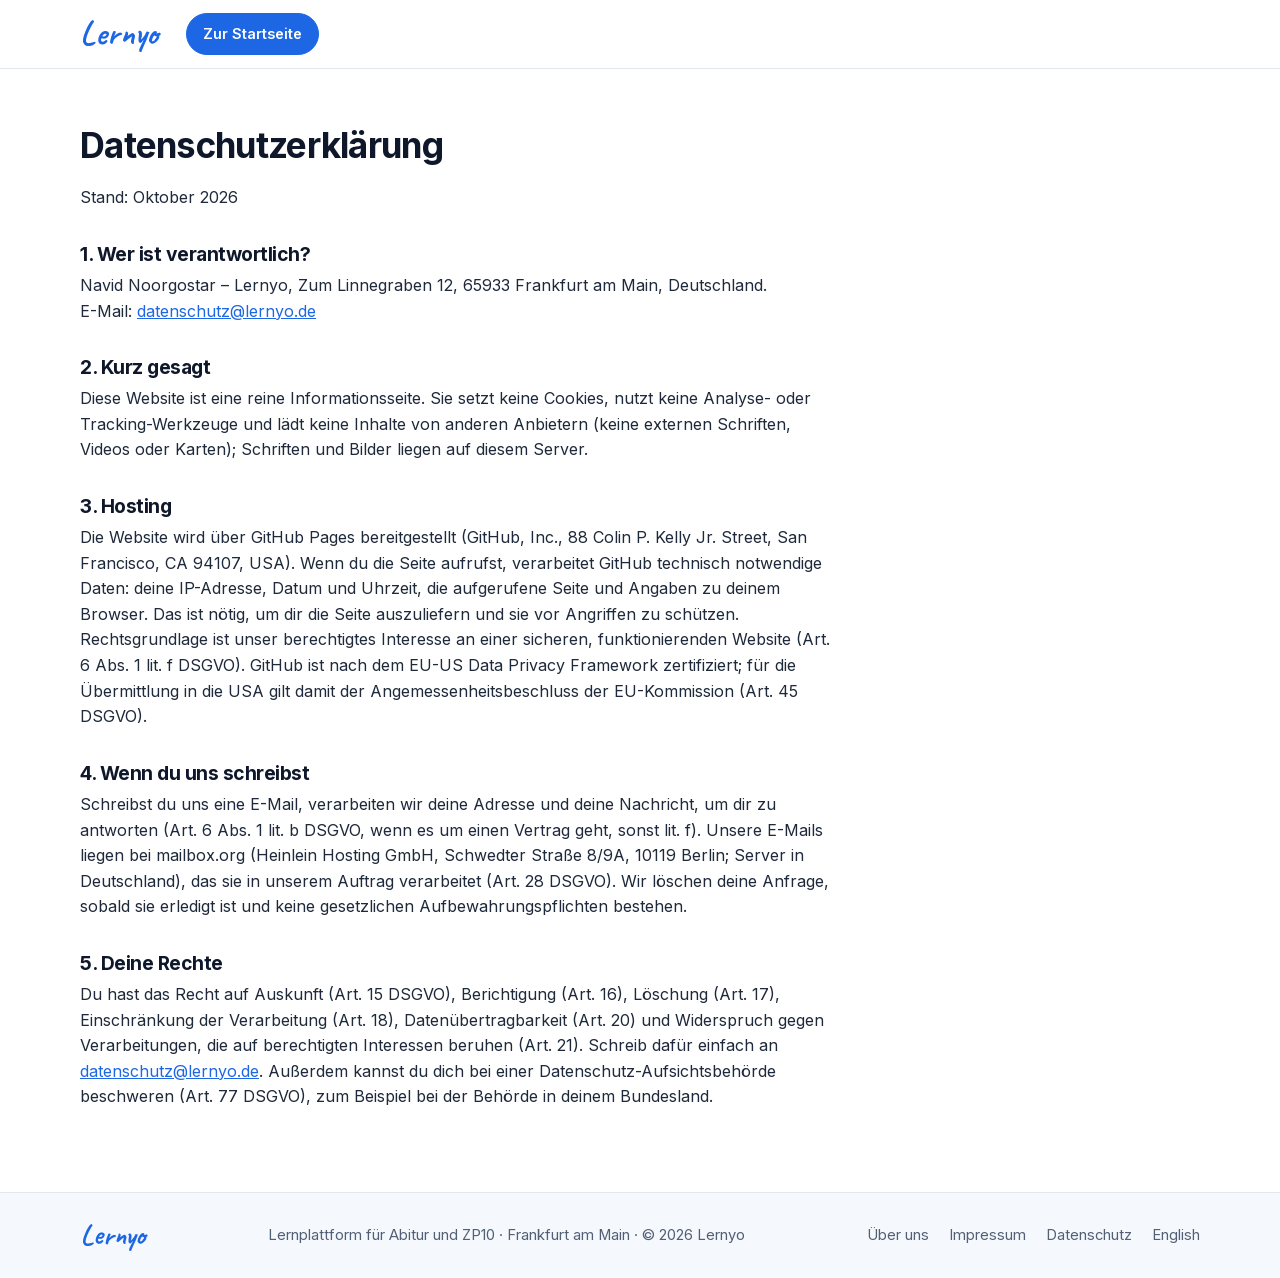
<file: datenschutz.html>
<!doctype html>
<html lang="de">
<head>
<meta charset="utf-8">
<meta name="viewport" content="width=device-width, initial-scale=1">
<title>Datenschutz – Lernyo</title>
<link rel="canonical" href="https://lernyo.de/datenschutz.html">
<meta name="theme-color" content="#1d67e4">
<link rel="icon" href="favicon.svg" type="image/svg+xml">
<link rel="apple-touch-icon" href="apple-touch-icon.png">
<link rel="stylesheet" href="style.css">
</head>
<body>
<header class="site-header">
  <div class="wrap nav">
    <a class="logo" href="./">Lernyo</a>
    <a class="btn btn-small" href="./">Zur Startseite</a>
  </div>
</header>
<main class="wrap legal">
  <h1>Datenschutzerklärung</h1>
  <p>Stand: Oktober 2026</p>

  <h2>1. Wer ist verantwortlich?</h2>
  <p>Navid Noorgostar – Lernyo, Zum Linnegraben 12, 65933 Frankfurt am Main, Deutschland.<br>
  E-Mail: <a href="mailto:datenschutz@lernyo.de">datenschutz@lernyo.de</a></p>

  <h2>2. Kurz gesagt</h2>
  <p>Diese Website ist eine reine Informationsseite. Sie setzt keine Cookies, nutzt keine Analyse- oder
  Tracking-Werkzeuge und lädt keine Inhalte von anderen Anbietern (keine externen Schriften, Videos oder Karten);
  Schriften und Bilder liegen auf diesem Server.</p>

  <h2>3. Hosting</h2>
  <p>Die Website wird über GitHub Pages bereitgestellt (GitHub, Inc., 88 Colin P. Kelly Jr. Street, San Francisco,
  CA 94107, USA). Wenn du die Seite aufrufst, verarbeitet GitHub technisch notwendige Daten: deine IP-Adresse, Datum und
  Uhrzeit, die aufgerufene Seite und Angaben zu deinem Browser. Das ist nötig, um dir die Seite auszuliefern und sie vor
  Angriffen zu schützen. Rechtsgrundlage ist unser berechtigtes Interesse an einer sicheren, funktionierenden Website
  (Art. 6 Abs. 1 lit. f DSGVO). GitHub ist nach dem EU-US Data Privacy Framework zertifiziert; für die Übermittlung in die
  USA gilt damit der Angemessenheitsbeschluss der EU-Kommission (Art. 45 DSGVO).</p>

  <h2>4. Wenn du uns schreibst</h2>
  <p>Schreibst du uns eine E-Mail, verarbeiten wir deine Adresse und deine Nachricht, um dir zu antworten (Art. 6 Abs. 1
  lit. b DSGVO, wenn es um einen Vertrag geht, sonst lit. f). Unsere E-Mails liegen bei mailbox.org (Heinlein Hosting GmbH,
  Schwedter Straße 8/9A, 10119 Berlin; Server in Deutschland), das sie in unserem Auftrag verarbeitet (Art. 28 DSGVO).
  Wir löschen deine Anfrage, sobald sie erledigt ist und keine gesetzlichen Aufbewahrungspflichten bestehen.</p>

  <h2>5. Deine Rechte</h2>
  <p>Du hast das Recht auf Auskunft (Art. 15 DSGVO), Berichtigung (Art. 16), Löschung (Art. 17), Einschränkung der
  Verarbeitung (Art. 18), Datenübertragbarkeit (Art. 20) und Widerspruch gegen Verarbeitungen, die auf berechtigten
  Interessen beruhen (Art. 21). Schreib dafür einfach an
  <a href="mailto:datenschutz@lernyo.de">datenschutz@lernyo.de</a>. Außerdem kannst du dich bei einer
  Datenschutz-Aufsichtsbehörde beschweren (Art. 77 DSGVO), zum Beispiel bei der Behörde in deinem Bundesland.</p>
</main>
<footer class="site-footer">
  <div class="wrap foot">
    <a class="logo" href="./">Lernyo</a>
    <span>Lernplattform für Abitur und ZP10 · Frankfurt am Main · © 2026 Lernyo</span>
    <nav aria-label="Weitere Seiten">
      <a href="ueber-uns.html">Über uns</a>
      <a href="impressum.html">Impressum</a>
      <a href="datenschutz.html" aria-current="page">Datenschutz</a>
      <a href="en/" hreflang="en" lang="en">English</a>
    </nav>
  </div>
</footer>
</body>
</html>
</file>
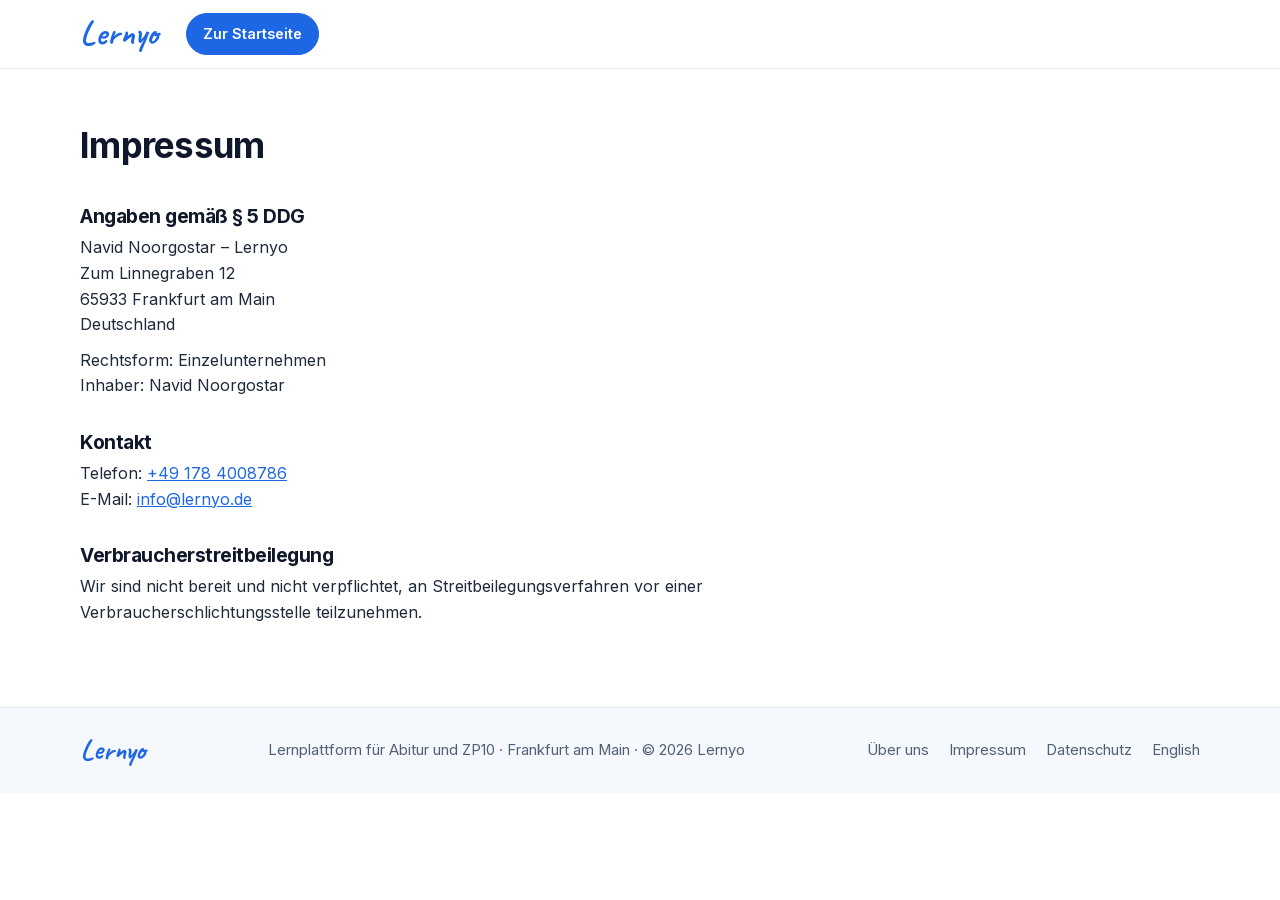
<file: impressum.html>
<!doctype html>
<html lang="de">
<head>
<meta charset="utf-8">
<meta name="viewport" content="width=device-width, initial-scale=1">
<title>Impressum – Lernyo</title>
<link rel="canonical" href="https://lernyo.de/impressum.html">
<meta name="theme-color" content="#1d67e4">
<link rel="icon" href="favicon.svg" type="image/svg+xml">
<link rel="apple-touch-icon" href="apple-touch-icon.png">
<link rel="stylesheet" href="style.css">
</head>
<body>
<header class="site-header">
  <div class="wrap nav">
    <a class="logo" href="./">Lernyo</a>
    <a class="btn btn-small" href="./">Zur Startseite</a>
  </div>
</header>
<main class="wrap legal">
  <h1>Impressum</h1>

  <h2>Angaben gemäß § 5 DDG</h2>
  <p>Navid Noorgostar – Lernyo<br>
  Zum Linnegraben 12<br>
  65933 Frankfurt am Main<br>
  Deutschland</p>
  <p>Rechtsform: Einzelunternehmen<br>
  Inhaber: Navid Noorgostar</p>

  <h2>Kontakt</h2>
  <p>Telefon: <a href="tel:+491784008786">+49 178 4008786</a><br>
  E-Mail: <a href="mailto:info@lernyo.de">info@lernyo.de</a></p>

  <h2>Verbraucherstreitbeilegung</h2>
  <p>Wir sind nicht bereit und nicht verpflichtet, an Streitbeilegungsverfahren vor einer
  Verbraucherschlichtungsstelle teilzunehmen.</p>
</main>
<footer class="site-footer">
  <div class="wrap foot">
    <a class="logo" href="./">Lernyo</a>
    <span>Lernplattform für Abitur und ZP10 · Frankfurt am Main · © 2026 Lernyo</span>
    <nav aria-label="Weitere Seiten">
      <a href="ueber-uns.html">Über uns</a>
      <a href="impressum.html" aria-current="page">Impressum</a>
      <a href="datenschutz.html">Datenschutz</a>
      <a href="en/" hreflang="en" lang="en">English</a>
    </nav>
  </div>
</footer>
</body>
</html>
</file>
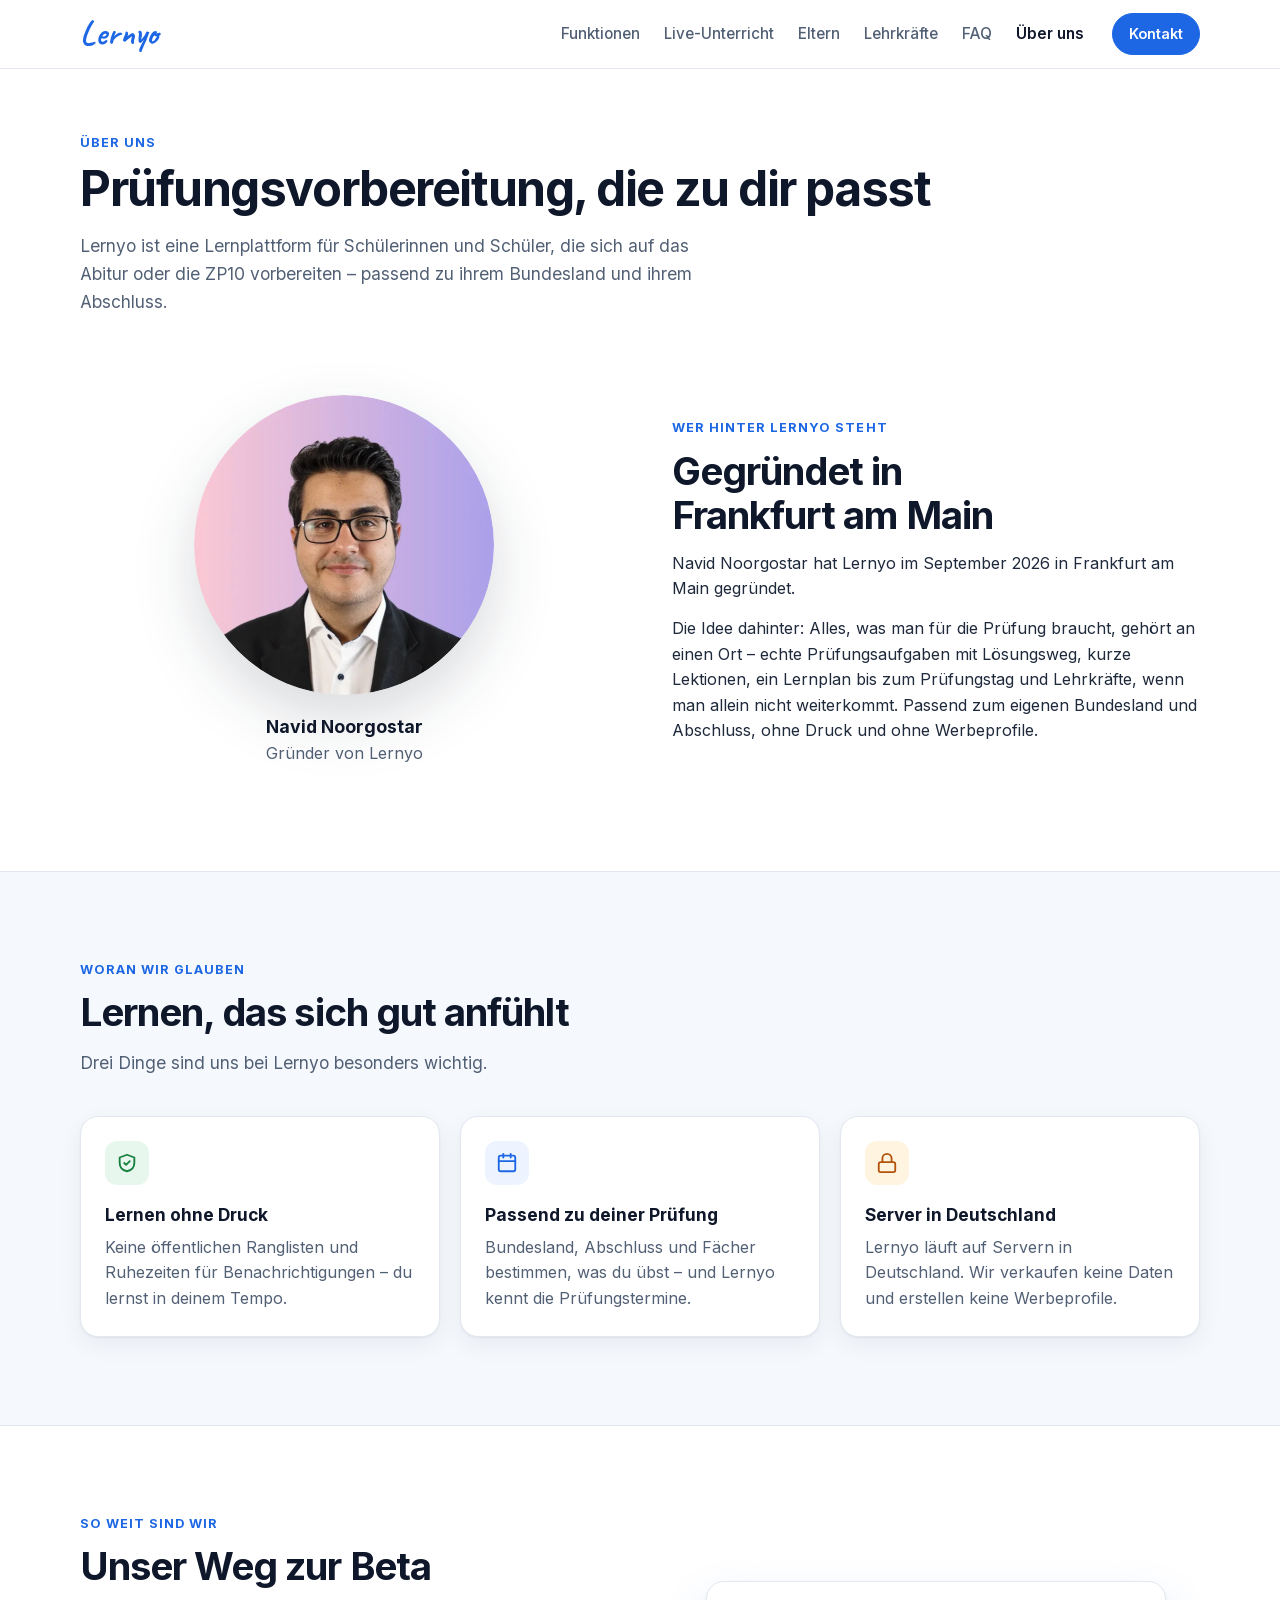
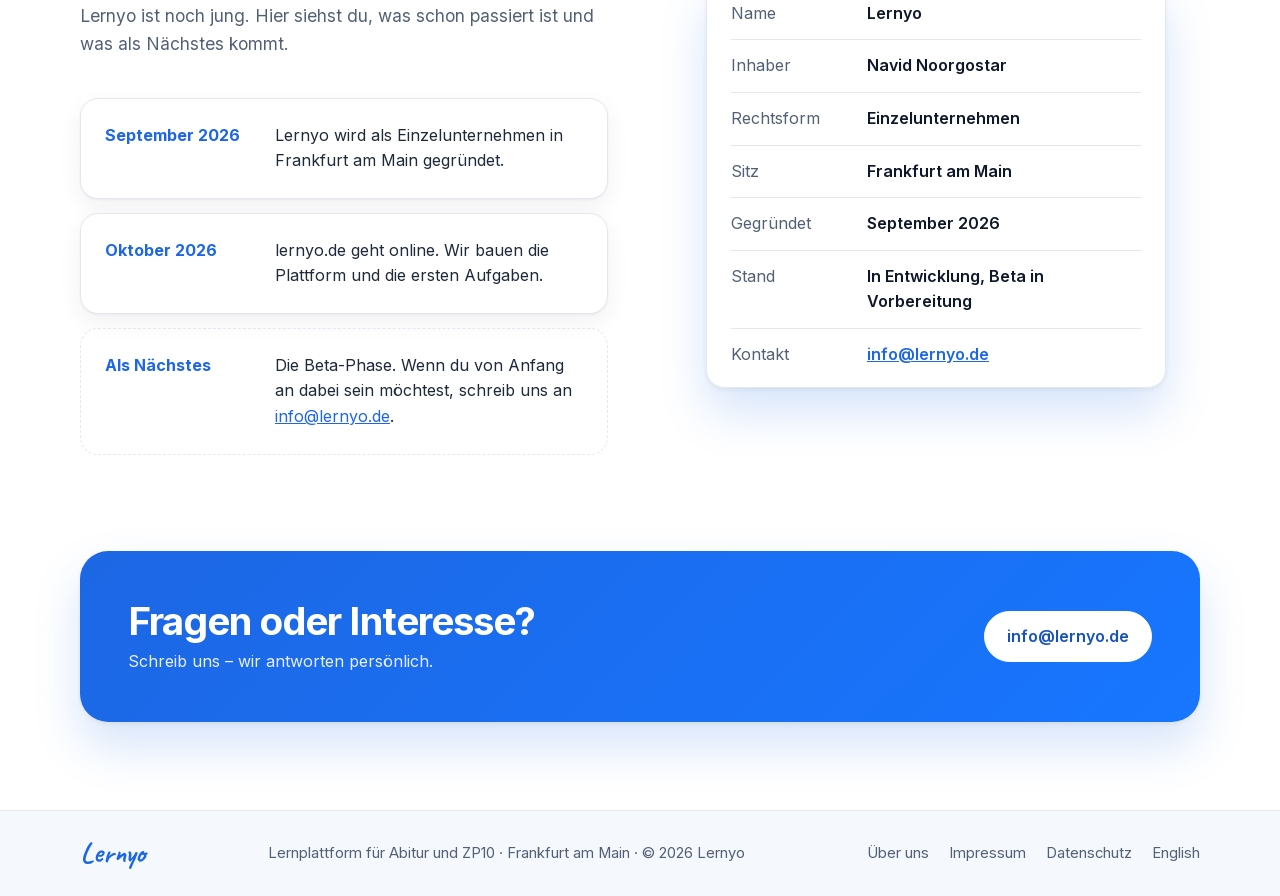
<file: ueber-uns.html>
<!doctype html>
<html lang="de">
<head>
<meta charset="utf-8">
<meta name="viewport" content="width=device-width, initial-scale=1">
<title>Über uns – Lernyo</title>
<meta name="description" content="Lernyo ist eine Lernplattform für Abitur und ZP10 aus Frankfurt am Main, gegründet im September 2026 von Navid Noorgostar.">
<link rel="canonical" href="https://lernyo.de/ueber-uns.html">
<meta property="og:title" content="Über uns – Lernyo">
<meta property="og:description" content="Lernyo ist eine Lernplattform für Abitur und ZP10 aus Frankfurt am Main, gegründet im September 2026 von Navid Noorgostar.">
<meta property="og:type" content="website">
<meta property="og:url" content="https://lernyo.de/ueber-uns.html">
<meta property="og:site_name" content="Lernyo">
<meta property="og:locale" content="de_DE">
<meta property="og:image" content="https://lernyo.de/img/og-de.png">
<meta property="og:image:width" content="1200">
<meta property="og:image:height" content="630">
<meta property="og:image:alt" content="Lernyo – Lernen und üben für Abitur & ZP10">
<meta name="twitter:card" content="summary_large_image">
<meta name="theme-color" content="#1d67e4">
<link rel="icon" href="favicon.svg" type="image/svg+xml">
<link rel="apple-touch-icon" href="apple-touch-icon.png">
<link rel="preload" href="fonts/caveat-latin.woff2" as="font" type="font/woff2" crossorigin>
<link rel="preload" href="fonts/inter-latin.woff2" as="font" type="font/woff2" crossorigin>
<link rel="stylesheet" href="style.css">
<script type="application/ld+json">
{
  "@context": "https://schema.org",
  "@type": "AboutPage",
  "url": "https://lernyo.de/ueber-uns.html",
  "name": "Über uns – Lernyo",
  "inLanguage": "de-DE",
  "about": { "@id": "https://lernyo.de/#organization" },
  "isPartOf": { "@id": "https://lernyo.de/#website" }
}
</script>
</head>
<body>
<header class="site-header">
  <div class="wrap nav">
    <a class="logo" href="./">Lernyo</a>
    <nav class="nav-links" aria-label="Hauptnavigation">
      <a href="./#funktionen">Funktionen</a>
      <a href="./#live">Live-Unterricht</a>
      <a href="./#eltern">Eltern</a>
      <a href="./#lehrkraefte">Lehrkräfte</a>
      <a href="./#faq">FAQ</a>
      <a href="ueber-uns.html" aria-current="page">Über uns</a>
    </nav>
    <a class="btn btn-small" href="#kontakt">Kontakt</a>
  </div>
</header>

<main>
  <section class="page-head">
    <div class="wrap">
      <p class="eyebrow">Über uns</p>
      <h1>Prüfungsvorbereitung, die zu dir passt</h1>
      <p class="section-lead">Lernyo ist eine Lernplattform für Schülerinnen und Schüler, die sich auf das Abitur oder die ZP10 vorbereiten – passend zu ihrem Bundesland und ihrem Abschluss.</p>
    </div>
  </section>

  <section class="section" id="gruender">
    <div class="wrap split">
      <div class="visual first">
        <figure class="founder">
          <img class="founder-photo" src="img/navid-noorgostar.webp" width="600" height="600" alt="Navid Noorgostar, Gründer von Lernyo">
          <figcaption><strong>Navid Noorgostar</strong><span>Gründer von Lernyo</span></figcaption>
        </figure>
      </div>
      <div class="prose">
        <p class="eyebrow">Wer hinter Lernyo steht</p>
        <h2>Gegründet in Frankfurt am Main</h2>
        <p>Navid Noorgostar hat Lernyo im September 2026 in Frankfurt am Main gegründet.</p>
        <p>Die Idee dahinter: Alles, was man für die Prüfung braucht, gehört an einen Ort – echte Prüfungsaufgaben mit Lösungsweg, kurze Lektionen, ein Lernplan bis zum Prüfungstag und Lehrkräfte, wenn man allein nicht weiterkommt. Passend zum eigenen Bundesland und Abschluss, ohne Druck und ohne Werbeprofile.</p>
      </div>
    </div>
  </section>

  <section class="section alt" id="werte">
    <div class="wrap">
      <p class="eyebrow">Woran wir glauben</p>
      <h2>Lernen, das sich gut anfühlt</h2>
      <p class="section-lead">Drei Dinge sind uns bei Lernyo besonders wichtig.</p>
      <div class="grid-3">
        <article class="card">
          <div class="icon green"><svg viewBox="0 0 24 24" fill="none" stroke="currentColor" stroke-width="2" stroke-linecap="round" stroke-linejoin="round" aria-hidden="true"><path d="M12 3 4 6v6c0 5 3.5 8 8 9 4.5-1 8-4 8-9V6z"/><path d="m9 12 2 2 4-4"/></svg></div>
          <h3>Lernen ohne Druck</h3>
          <p>Keine öffentlichen Ranglisten und Ruhezeiten für Benachrichtigungen – du lernst in deinem Tempo.</p>
        </article>
        <article class="card">
          <div class="icon"><svg viewBox="0 0 24 24" fill="none" stroke="currentColor" stroke-width="2" stroke-linecap="round" stroke-linejoin="round" aria-hidden="true"><rect x="3" y="4" width="18" height="17" rx="2"/><path d="M8 2v4"/><path d="M16 2v4"/><path d="M3 10h18"/></svg></div>
          <h3>Passend zu deiner Prüfung</h3>
          <p>Bundesland, Abschluss und Fächer bestimmen, was du übst – und Lernyo kennt die Prüfungstermine.</p>
        </article>
        <article class="card">
          <div class="icon amber"><svg viewBox="0 0 24 24" fill="none" stroke="currentColor" stroke-width="2" stroke-linecap="round" stroke-linejoin="round" aria-hidden="true"><rect x="3" y="11" width="18" height="11" rx="2"/><path d="M7 11V7a5 5 0 0 1 10 0v4"/></svg></div>
          <h3>Server in Deutschland</h3>
          <p>Lernyo läuft auf Servern in Deutschland. Wir verkaufen keine Daten und erstellen keine Werbeprofile.</p>
        </article>
      </div>
    </div>
  </section>

  <section class="section" id="stand">
    <div class="wrap split">
      <div>
        <p class="eyebrow">So weit sind wir</p>
        <h2>Unser Weg zur Beta</h2>
        <p class="section-lead">Lernyo ist noch jung. Hier siehst du, was schon passiert ist und was als Nächstes kommt.</p>
        <ol class="timeline">
          <li class="card"><span class="when">September 2026</span><p>Lernyo wird als Einzelunternehmen in Frankfurt am Main gegründet.</p></li>
          <li class="card"><span class="when">Oktober 2026</span><p>lernyo.de geht online. Wir bauen die Plattform und die ersten Aufgaben.</p></li>
          <li class="card next"><span class="when">Als Nächstes</span><p>Die Beta-Phase. Wenn du von Anfang an dabei sein möchtest, schreib uns an <a href="mailto:info@lernyo.de">info@lernyo.de</a>.</p></li>
        </ol>
      </div>
      <div class="visual">
        <dl class="mock facts" aria-label="Unternehmensdaten">
          <div><dt>Name</dt><dd>Lernyo</dd></div>
          <div><dt>Inhaber</dt><dd>Navid Noorgostar</dd></div>
          <div><dt>Rechtsform</dt><dd>Einzelunternehmen</dd></div>
          <div><dt>Sitz</dt><dd>Frankfurt am Main</dd></div>
          <div><dt>Gegründet</dt><dd>September 2026</dd></div>
          <div><dt>Stand</dt><dd>In Entwicklung, Beta in Vorbereitung</dd></div>
          <div><dt>Kontakt</dt><dd><a href="mailto:info@lernyo.de">info@lernyo.de</a></dd></div>
        </dl>
      </div>
    </div>
  </section>

  <section class="contact-band" id="kontakt">
    <div class="wrap">
      <div class="contact-box">
        <div>
          <h2>Fragen oder Interesse?</h2>
          <p>Schreib uns – wir antworten persönlich.</p>
        </div>
        <a class="btn btn-white" href="mailto:info@lernyo.de">info@lernyo.de</a>
      </div>
    </div>
  </section>
</main>

<footer class="site-footer">
  <div class="wrap foot">
    <a class="logo" href="./">Lernyo</a>
    <span>Lernplattform für Abitur und ZP10 · Frankfurt am Main · © 2026 Lernyo</span>
    <nav aria-label="Weitere Seiten">
      <a href="ueber-uns.html" aria-current="page">Über uns</a>
      <a href="impressum.html">Impressum</a>
      <a href="datenschutz.html">Datenschutz</a>
      <a href="en/" hreflang="en" lang="en">English</a>
    </nav>
  </div>
</footer>
</body>
</html>
</file>
<file: style.css>
@font-face {
  font-family: "Inter";
  src: url("fonts/inter-latin.woff2") format("woff2");
  font-weight: 100 900;
  font-style: normal;
  font-display: swap;
}
@font-face {
  font-family: "Caveat";
  src: url("fonts/caveat-latin.woff2") format("woff2");
  font-weight: 400 700;
  font-style: normal;
  font-display: swap;
}
:root {
  --brand: #1d67e4;
  --brand-dark: #1752bd;
  --brand-50: #eef4ff;
  --brand-100: #dce7fe;
  --brand-200: #c9dafe;
  --ink: #0f172a;
  --text: #1e293b;
  --muted: #526075;
  --bg: #ffffff;
  --bg-alt: #f5f8fd;
  --border: #e3e8f0;
  --green: #15803d;
  --green-50: #e8f7ee;
  --amber: #b45309;
  --amber-50: #fff4e0;
  --rose: #e11d48;
  --radius: 18px;
  --shadow: 0 1px 2px rgba(15, 23, 42, .05), 0 8px 24px rgba(15, 23, 42, .06);
  --shadow-lg: 0 2px 4px rgba(15, 23, 42, .05), 0 24px 48px rgba(29, 103, 228, .18);
  color-scheme: light;
}
* { box-sizing: border-box; }
html { -webkit-text-size-adjust: 100%; scroll-behavior: smooth; }
body {
  margin: 0;
  font-family: "Inter", system-ui, -apple-system, "Segoe UI", Roboto, "Helvetica Neue", Arial, sans-serif;
  color: var(--text);
  background: var(--bg);
  line-height: 1.6;
}
img, svg { display: block; }
a { color: var(--brand); }
.wrap { max-width: 1160px; margin: 0 auto; padding: 0 20px; }

/* Header */
.site-header {
  position: sticky; top: 0; z-index: 10;
  background: rgba(255, 255, 255, .9);
  -webkit-backdrop-filter: saturate(180%) blur(12px);
  backdrop-filter: saturate(180%) blur(12px);
  border-bottom: 1px solid var(--border);
}
.nav { display: flex; align-items: center; gap: 28px; height: 68px; }
.logo { font-family: "Caveat", "Segoe Script", cursive; font-weight: 700; font-size: 2.1rem; line-height: 1; color: var(--brand); text-decoration: none; }
.nav-links { display: flex; gap: 24px; margin-left: auto; }
.nav-links a { color: var(--muted); text-decoration: none; font-weight: 500; font-size: .95rem; white-space: nowrap; }
.nav-links a:hover { color: var(--ink); }

/* Buttons */
.btn {
  display: inline-flex; align-items: center; justify-content: center; gap: 8px;
  padding: 12px 22px; border-radius: 999px; border: 1px solid var(--brand);
  background: var(--brand); color: #fff; font-weight: 600; text-decoration: none;
  transition: background .15s, border-color .15s, color .15s;
}
.btn:hover { background: var(--brand-dark); border-color: var(--brand-dark); }
.btn-small { padding: 8px 16px; font-size: .9rem; }
.btn-white { background: #fff; color: var(--brand-dark); border-color: #fff; }
.btn-white:hover { background: var(--brand-50); border-color: var(--brand-50); }
.btn-outline-white { background: transparent; color: #fff; border-color: rgba(255, 255, 255, .6); }
.btn-outline-white:hover { background: rgba(255, 255, 255, .12); border-color: #fff; }

section[id] { scroll-margin-top: 72px; }

/* Hero */
.hero { padding: 28px 0 8px; }
.hero-card {
  display: grid; grid-template-columns: 1.15fr .85fr; align-items: center; gap: 24px;
  padding: 60px 56px; border-radius: 28px; color: #fff; box-shadow: var(--shadow-lg);
  background:
    radial-gradient(520px 320px at 92% 8%, rgba(255, 255, 255, .18), transparent 70%),
    radial-gradient(420px 260px at 0% 100%, rgba(10, 40, 120, .35), transparent 70%),
    linear-gradient(135deg, #1d67e4 0%, #1776ff 100%);
}
.badge {
  display: inline-flex; align-items: center; gap: 8px; margin: 0 0 18px; padding: 6px 14px;
  border-radius: 999px; background: rgba(255, 255, 255, .14); border: 1px solid rgba(255, 255, 255, .35);
  color: #fff; font-weight: 600; font-size: .85rem;
}
.badge .dot { width: 8px; height: 8px; border-radius: 50%; background: #4ade80; box-shadow: 0 0 0 4px rgba(74, 222, 128, .25); }
.hero h1 { font-family: "Caveat", "Segoe Script", cursive; font-weight: 700; font-size: clamp(3rem, 6.4vw, 4.8rem); line-height: .95; color: #fff; margin: 0 0 18px; }
.hero .lead { font-size: 1.15rem; color: rgba(255, 255, 255, .92); max-width: 540px; margin: 0 0 28px; }
.cta-row { display: flex; flex-wrap: wrap; gap: 12px; margin-bottom: 28px; }
.trust { display: flex; flex-wrap: wrap; gap: 10px 22px; list-style: none; padding: 0; margin: 0; color: rgba(255, 255, 255, .92); font-size: .92rem; }
.trust li { display: flex; align-items: center; gap: 8px; }
.trust svg { width: 18px; height: 18px; color: #86efac; }
.hero-img { width: 100%; max-width: 420px; height: auto; margin: 0 auto; filter: drop-shadow(0 28px 36px rgba(8, 28, 90, .35)); }

/* Sections */
.section { padding: 88px 0; }
.section.alt { background: var(--bg-alt); border-top: 1px solid var(--border); border-bottom: 1px solid var(--border); }
.eyebrow { color: var(--brand); font-weight: 700; text-transform: uppercase; letter-spacing: .08em; font-size: .8rem; margin: 0 0 10px; }
h2 { font-size: clamp(1.7rem, 3.2vw, 2.4rem); line-height: 1.15; letter-spacing: -.025em; color: var(--ink); margin: 0 0 14px; }
.section-lead { color: var(--muted); font-size: 1.08rem; max-width: 640px; margin: 0 0 40px; }
.grid-3 { display: grid; grid-template-columns: repeat(3, 1fr); gap: 20px; }
.grid-2 { display: grid; grid-template-columns: repeat(2, 1fr); gap: 20px; }
.card .more { display: inline-block; margin-top: 14px; font-weight: 600; text-decoration: none; }
.card .more:hover { text-decoration: underline; }
.card { background: #fff; border: 1px solid var(--border); border-radius: var(--radius); padding: 24px; box-shadow: var(--shadow); }
.card h3 { font-size: 1.08rem; color: var(--ink); margin: 16px 0 6px; }
.card p { margin: 0; color: var(--muted); }
.icon { width: 44px; height: 44px; border-radius: 12px; display: grid; place-items: center; background: var(--brand-50); color: var(--brand); }
.icon svg { width: 22px; height: 22px; }
.icon.green { background: var(--green-50); color: var(--green); }
.icon.amber { background: var(--amber-50); color: var(--amber); }

.split { display: grid; grid-template-columns: 1fr 1fr; gap: 64px; align-items: center; }
.checks { list-style: none; padding: 0; margin: 22px 0 28px; display: grid; gap: 10px; }
.checks li { display: flex; gap: 10px; align-items: flex-start; }
.checks svg { flex: none; width: 20px; height: 20px; color: var(--green); margin-top: 3px; }
.photo { width: 100%; height: auto; border-radius: 22px; box-shadow: var(--shadow-lg); }
.badge-img { width: min(300px, 72%); height: auto; margin: 0 auto; filter: drop-shadow(0 24px 30px rgba(15, 23, 42, .18)); }

/* Product illustrations */
.mock { background: #fff; border: 1px solid var(--border); border-radius: var(--radius); box-shadow: var(--shadow-lg); }
.practice-visual { position: relative; padding: 44px 0 64px; }
.q-card { padding: 22px; margin-left: auto; max-width: 420px; }
.q-head { display: flex; justify-content: space-between; align-items: center; gap: 12px; margin-bottom: 12px; font-size: .82rem; color: var(--muted); }
.chip { background: var(--brand-50); color: var(--brand-dark); padding: 4px 10px; border-radius: 999px; font-weight: 600; }
.q-text { font-weight: 600; color: var(--ink); margin: 0 0 14px; }
.q-opts { list-style: none; padding: 0; margin: 0 0 14px; display: grid; gap: 8px; }
.q-opts li { display: flex; justify-content: space-between; align-items: center; gap: 12px; padding: 10px 14px; border: 1px solid var(--border); border-radius: 12px; font-size: .95rem; }
.q-opts li.ok { border-color: #86d3a5; background: var(--green-50); color: #14532d; font-weight: 600; }
.tick { display: inline-grid; place-items: center; width: 22px; height: 22px; border-radius: 50%; background: var(--green); color: #fff; flex: none; }
.tick svg { width: 14px; height: 14px; }
.q-hint { margin: 0; padding: 10px 12px; border-radius: 12px; background: var(--amber-50); color: #92400e; font-size: .88rem; }
.float { position: absolute; padding: 14px 18px; }
.countdown { left: 0; top: -14px; text-align: center; }
.countdown .big { font-size: 2rem; font-weight: 800; color: var(--brand); line-height: 1; margin: 0 0 4px; }
.small-label { margin: 0; font-size: .8rem; color: var(--muted); font-weight: 600; }
.plan { left: 8px; bottom: 0; width: 240px; }
.plan .small-label { margin-bottom: 8px; }
.meter { height: 8px; border-radius: 999px; background: var(--brand-50); overflow: hidden; }
.meter span { display: block; height: 100%; border-radius: inherit; background: var(--brand); }
.plan-meta { margin: 8px 0 0; font-size: .85rem; color: var(--ink); font-weight: 600; }

.parent { padding: 22px; max-width: 440px; margin: 0 auto; }
.parent-head { display: flex; justify-content: space-between; align-items: center; gap: 12px; margin-bottom: 18px; }
.parent-head strong { color: var(--ink); }
.subject-row { display: grid; grid-template-columns: 76px 1fr 44px; gap: 12px; align-items: center; font-size: .92rem; margin-bottom: 12px; }
.subject-row b { text-align: right; color: var(--ink); font-weight: 600; }
.parent-foot { border-top: 1px solid var(--border); margin-top: 18px; padding-top: 14px; display: grid; gap: 6px; font-size: .9rem; color: var(--muted); }
.parent-foot b { color: var(--ink); font-weight: 600; }

.steps { display: grid; grid-template-columns: repeat(3, 1fr); gap: 20px; list-style: none; padding: 0; margin: 0; }
.step-num { width: 38px; height: 38px; border-radius: 50%; background: var(--brand); color: #fff; display: grid; place-items: center; font-weight: 700; }

/* FAQ */
.faq { max-width: 780px; }
.faq details { border: 1px solid var(--border); border-radius: 14px; background: #fff; padding: 0 20px; margin-bottom: 12px; }
.faq summary { cursor: pointer; list-style: none; padding: 18px 0; font-weight: 600; color: var(--ink); display: flex; justify-content: space-between; gap: 16px; }
.faq summary::-webkit-details-marker { display: none; }
.faq summary::after { content: "+"; font-size: 1.4rem; line-height: 1; color: var(--brand); }
.faq details[open] summary::after { content: "–"; }
.faq details p { margin: 0 0 18px; color: var(--muted); }

/* Contact */
.contact-band { padding: 8px 0 88px; }
.contact-box {
  display: flex; flex-wrap: wrap; justify-content: space-between; align-items: center; gap: 24px;
  padding: 48px; border-radius: 28px; color: #fff; box-shadow: var(--shadow-lg);
  background: linear-gradient(135deg, #1d67e4 0%, #1776ff 100%);
}
.contact-box h2 { color: #fff; margin: 0 0 6px; }
.contact-box p { margin: 0; color: rgba(255, 255, 255, .9); }

/* Footer */
.site-footer { border-top: 1px solid var(--border); background: var(--bg-alt); }
.foot { display: flex; flex-wrap: wrap; justify-content: space-between; align-items: center; gap: 16px 24px; padding-top: 28px; padding-bottom: 28px; color: var(--muted); font-size: .92rem; }
.foot .logo { font-size: 1.8rem; }
.foot nav { display: flex; gap: 20px; }
.foot a:not(.logo) { color: var(--muted); text-decoration: none; }
.foot a:not(.logo):hover { color: var(--ink); }

/* Subpages */
.page-head { padding: 64px 0 8px; }
.page-head h1 { font-size: clamp(2rem, 4.4vw, 3rem); line-height: 1.1; letter-spacing: -.03em; color: var(--ink); margin: 0 0 16px; max-width: 900px; text-wrap: balance; }
.page-head .section-lead { margin-bottom: 0; }
.page-head + .section { padding-top: 56px; }
h2 { text-wrap: balance; }
.nav-links a[aria-current="page"] { color: var(--ink); font-weight: 600; }
.prose p:not(.eyebrow) { margin: 0 0 14px; max-width: 620px; }
.prose p:not(.eyebrow):last-of-type { margin-bottom: 0; }
.prose .btn { margin-top: 26px; }

/* Founder */
.founder { text-align: center; }
.founder-photo { width: min(300px, 72%); height: auto; margin: 0 auto; border-radius: 50%; filter: drop-shadow(0 24px 30px rgba(15, 23, 42, .16)); }
.founder figcaption { margin-top: 18px; }
.founder figcaption strong { display: block; color: var(--ink); font-size: 1.1rem; }
.founder figcaption span { color: var(--muted); }
.byline { display: flex; align-items: center; gap: 14px; margin: 24px 0 0; }
.byline img { width: 64px; height: 64px; border-radius: 50%; flex: none; }
.byline strong { display: block; color: var(--ink); line-height: 1.3; }
.byline span { color: var(--muted); font-size: .92rem; }

/* Company facts */
.facts { margin: 0; padding: 6px 24px; max-width: 460px; margin-left: auto; margin-right: auto; }
.facts div { display: grid; grid-template-columns: 120px 1fr; gap: 16px; padding: 13px 0; border-bottom: 1px solid var(--border); }
.facts div:last-child { border-bottom: 0; }
.facts dt { color: var(--muted); }
.facts dd { margin: 0; color: var(--ink); font-weight: 600; }

/* Timeline */
.timeline { list-style: none; padding: 0; margin: 0; display: grid; gap: 14px; max-width: 760px; }
.timeline li { display: grid; grid-template-columns: 150px 1fr; gap: 20px; align-items: baseline; }
.timeline .when { font-weight: 700; color: var(--brand); }
.timeline li p { color: var(--text); }
.timeline li.next { background: transparent; border-style: dashed; box-shadow: none; }

/* Legal pages */
.legal { padding-top: 48px; padding-bottom: 72px; }
.legal > * { max-width: 760px; }
.legal h1 { font-size: 2.2rem; color: var(--ink); letter-spacing: -.02em; margin: 0 0 12px; }
.legal h2 { font-size: 1.2rem; margin: 32px 0 8px; }
.legal p { margin: 0 0 10px; }

/* Responsive */
@media (max-width: 960px) {
  .nav { gap: 20px; }
  .nav-links { gap: 18px; }
}
@media (max-width: 900px) {
  .hero-card { grid-template-columns: 1fr; padding: 40px 28px; }
  .hero-img { max-width: 300px; }
  .split { grid-template-columns: 1fr; gap: 40px; }
  .split .visual { order: 2; }
  .split .visual.first { order: 0; }
  .practice-visual { padding: 0; display: grid; grid-template-columns: 1fr 1fr; gap: 12px; }
  .q-card { grid-column: 1 / -1; margin: 0; max-width: none; }
  .float { position: static; width: auto; }
  .grid-3, .steps { grid-template-columns: repeat(2, 1fr); }
}
@media (max-width: 760px) {
  .nav-links { display: none; }
  .nav .btn-small { margin-left: auto; }
}
@media (max-width: 600px) {
  .section { padding: 64px 0; }
  .hero { padding-top: 16px; }
  .hero-card { padding: 32px 22px; border-radius: 22px; }
  .grid-3, .grid-2, .steps { grid-template-columns: 1fr; }
  .contact-box { padding: 32px 24px; }
  .page-head { padding-top: 40px; }
  .facts { padding: 4px 18px; }
  .facts div { grid-template-columns: 1fr; gap: 2px; padding: 11px 0; }
  .timeline li { grid-template-columns: 1fr; gap: 4px; }
}
</file>
